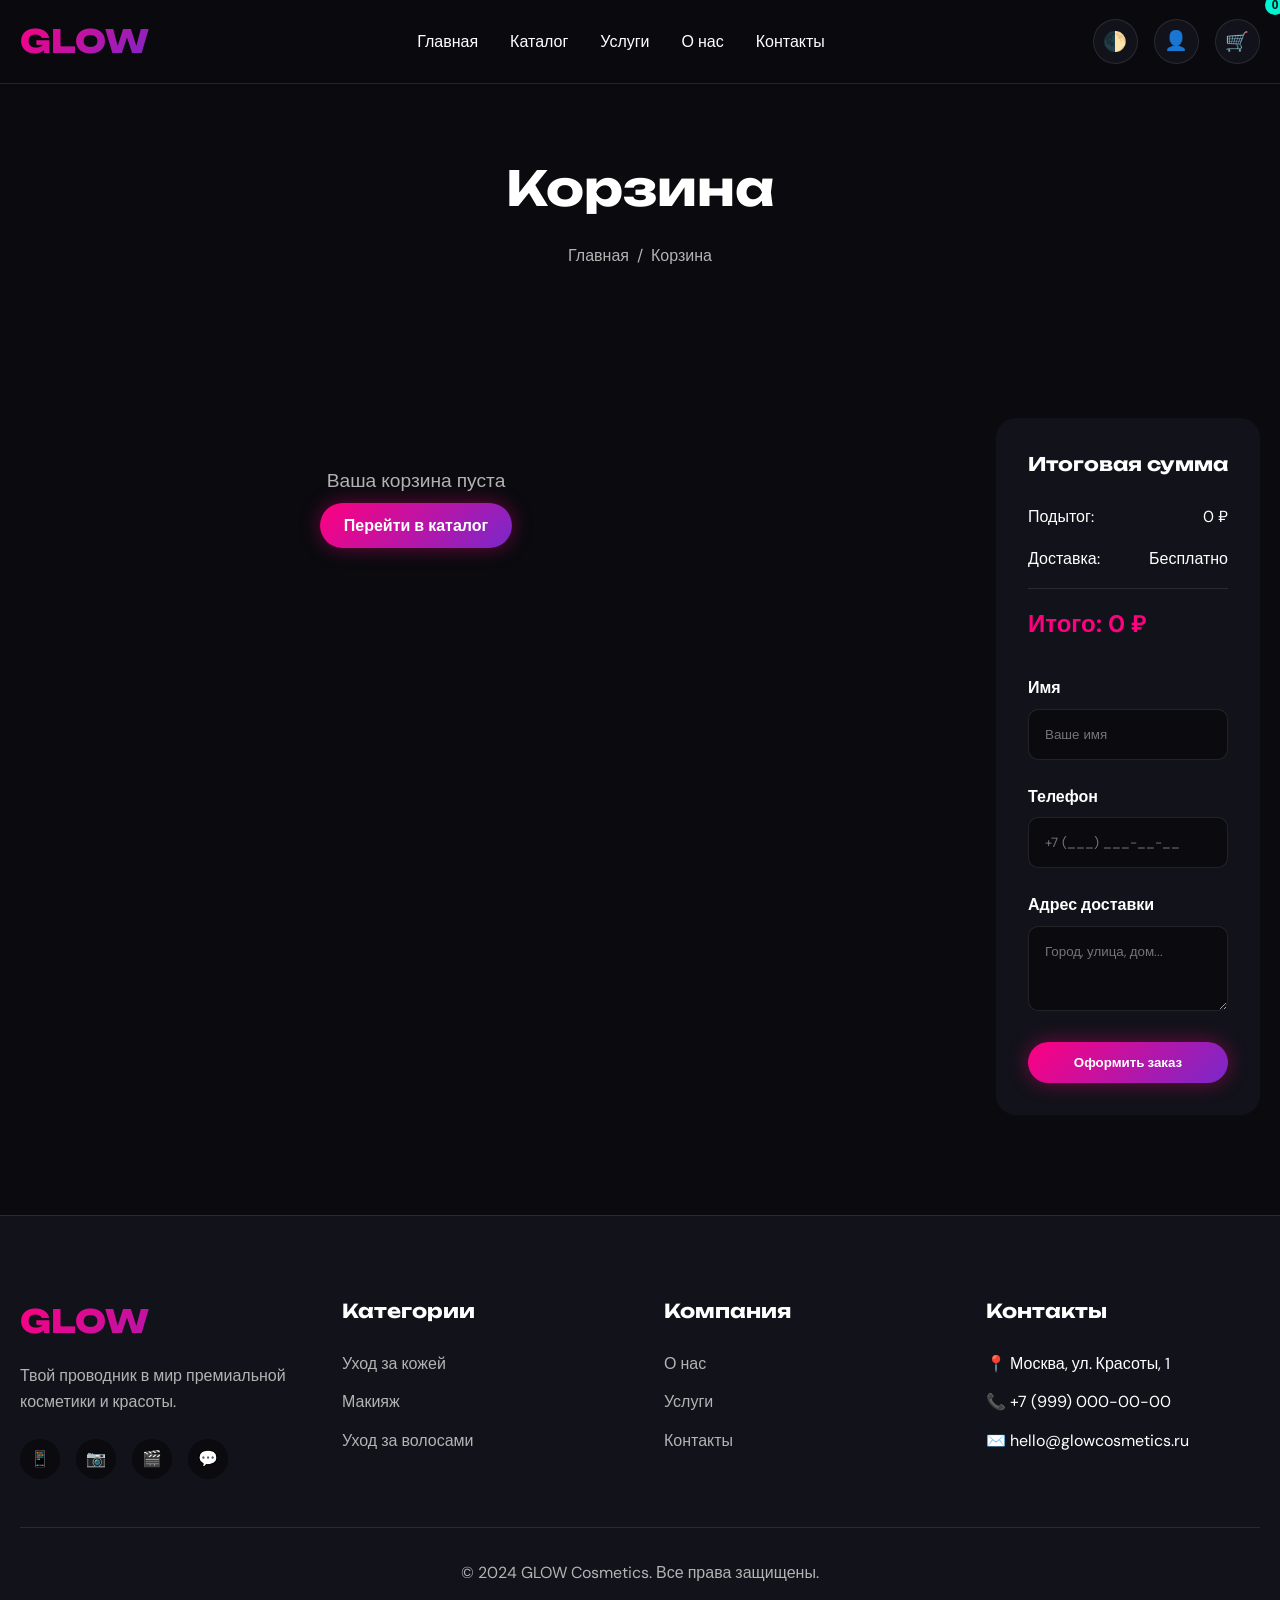
<file: cosmetics-shop/cart.html>
<!DOCTYPE html>
<html lang="ru">
<head>
    <meta charset="UTF-8">
    <meta name="viewport" content="width=device-width, initial-scale=1.0">
    <title>GLOW Cosmetics - Корзина</title>
    <link rel="preconnect" href="https://fonts.googleapis.com">
    <link rel="preconnect" href="https://fonts.gstatic.com" crossorigin>
    <link href="https://fonts.googleapis.com/css2?family=DM+Sans:opsz,wght@9..40,400;500;600;700&family=Unbounded:wght@400;600;700;800&display=swap" rel="stylesheet">
    <link rel="stylesheet" href="css/style.css">
</head>
<body>
    <!-- Header -->
    <header class="header">
        <div class="container header-content">
            <a href="index.html" class="logo">GLOW</a>
            
            <nav>
                <ul class="nav-menu">
                    <li><a href="index.html" class="nav-link">Главная</a></li>
                    <li><a href="catalog.html" class="nav-link">Каталог</a></li>
                    <li><a href="services.html" class="nav-link">Услуги</a></li>
                    <li><a href="about.html" class="nav-link">О нас</a></li>
                    <li><a href="contacts.html" class="nav-link">Контакты</a></li>
                </ul>
            </nav>
            
            <div class="header-actions">
                <button class="icon-btn" id="theme-toggle" title="Переключить тему">🌓</button>
                <a href="profile.html" class="icon-btn login-trigger" title="Профиль">👤</a>
                <button class="icon-btn" id="cart-toggle" title="Корзина">
                    🛒
                    <span class="cart-count">0</span>
                </button>
                <div class="mobile-menu-toggle">
                    <span></span>
                    <span></span>
                    <span></span>
                </div>
            </div>
        </div>
    </header>

    <!-- Accessibility Panel -->
    <div class="accessibility-panel">
        <div class="accessibility-toggle">♿</div>
        <div class="accessibility-option">
            <input type="checkbox" id="font-size-large">
            <label for="font-size-large">Крупный шрифт</label>
        </div>
        <div class="accessibility-option">
            <input type="checkbox" id="high-contrast">
            <label for="high-contrast">Высокий контраст</label>
        </div>
    </div>

    <!-- Page Header -->
    <section class="page-header">
        <div class="container">
            <h1 class="page-title">Корзина</h1>
            <div class="breadcrumb">
                <a href="index.html">Главная</a>
                <span>/</span>
                <span>Корзина</span>
            </div>
        </div>
    </section>

    <!-- Cart Content -->
    <section class="cart-page">
        <div class="container">
            <div style="display: grid; grid-template-columns: 1fr 400px; gap: 3rem;">
                <!-- Cart Items -->
                <div>
                    <table class="cart-table">
                        <thead>
                            <tr>
                                <th>Товар</th>
                                <th>Цена</th>
                                <th>Количество</th>
                                <th>Итого</th>
                                <th></th>
                            </tr>
                        </thead>
                        <tbody id="cart-page-items">
                            <!-- Items will be rendered here -->
                        </tbody>
                    </table>
                    <div id="empty-cart-message" style="text-align: center; padding: 3rem; color: var(--text-secondary); display: none;">
                        <p style="font-size: 1.2rem; margin-bottom: 1rem;">Ваша корзина пуста</p>
                        <a href="catalog.html" class="btn btn-primary">Перейти в каталог</a>
                    </div>
                </div>

                <!-- Cart Summary -->
                <div class="cart-summary">
                    <h3 style="margin-bottom: 1.5rem;">Итоговая сумма</h3>
                    <div class="summary-row">
                        <span>Подытог:</span>
                        <span id="subtotal">0 ₽</span>
                    </div>
                    <div class="summary-row">
                        <span>Доставка:</span>
                        <span id="shipping">Бесплатно</span>
                    </div>
                    <div class="summary-total">
                        <span>Итого:</span>
                        <span id="total">0 ₽</span>
                    </div>
                    <form id="order-form" style="margin-top: 2rem;">
                        <div class="form-group">
                            <label for="name">Имя</label>
                            <input type="text" id="name" required placeholder="Ваше имя">
                        </div>
                        <div class="form-group">
                            <label for="phone">Телефон</label>
                            <input type="tel" id="phone" required placeholder="+7 (___) ___-__-__">
                        </div>
                        <div class="form-group">
                            <label for="address">Адрес доставки</label>
                            <textarea id="address" rows="3" required placeholder="Город, улица, дом..."></textarea>
                        </div>
                        <button type="submit" class="btn btn-primary" style="width: 100%;">Оформить заказ</button>
                    </form>
                </div>
            </div>
        </div>
    </section>

    <!-- Footer -->
    <footer class="footer">
        <div class="container">
            <div class="footer-grid">
                <div>
                    <div class="footer-logo">GLOW</div>
                    <p class="footer-desc">Твой проводник в мир премиальной косметики и красоты.</p>
                    <div class="social-links">
                        <a href="#" class="social-link">📱</a>
                        <a href="#" class="social-link">📷</a>
                        <a href="#" class="social-link">🎬</a>
                        <a href="#" class="social-link">💬</a>
                    </div>
                </div>
                <div>
                    <h4 class="footer-title">Категории</h4>
                    <ul class="footer-links">
                        <li><a href="catalog.html?category=skincare">Уход за кожей</a></li>
                        <li><a href="catalog.html?category=makeup">Макияж</a></li>
                        <li><a href="catalog.html?category=hair">Уход за волосами</a></li>
                    </ul>
                </div>
                <div>
                    <h4 class="footer-title">Компания</h4>
                    <ul class="footer-links">
                        <li><a href="about.html">О нас</a></li>
                        <li><a href="services.html">Услуги</a></li>
                        <li><a href="contacts.html">Контакты</a></li>
                    </ul>
                </div>
                <div>
                    <h4 class="footer-title">Контакты</h4>
                    <ul class="footer-links">
                        <li>📍 Москва, ул. Красоты, 1</li>
                        <li>📞 +7 (999) 000-00-00</li>
                        <li>✉️ hello@glowcosmetics.ru</li>
                    </ul>
                </div>
            </div>
            <div class="footer-bottom">
                <p>&copy; 2024 GLOW Cosmetics. Все права защищены.</p>
            </div>
        </div>
    </footer>

    <!-- Overlay -->
    <div class="overlay"></div>

    <script src="js/main.js"></script>
    <script>
        // Render cart page items
        function renderCartPage() {
            const cartItems = JSON.parse(localStorage.getItem('cart')) || [];
            const tbody = document.getElementById('cart-page-items');
            const emptyMessage = document.getElementById('empty-cart-message');
            const table = document.querySelector('.cart-table');

            if (cartItems.length === 0) {
                table.style.display = 'none';
                emptyMessage.style.display = 'block';
                return;
            }

            table.style.display = 'table';
            emptyMessage.style.display = 'none';

            tbody.innerHTML = cartItems.map(item => `
                <tr>
                    <td>
                        <div style="display: flex; align-items: center; gap: 1rem;">
                            <img src="${item.image}" alt="${item.name}" style="width: 60px; height: 60px; object-fit: cover; border-radius: 8px;">
                            <span>${item.name}</span>
                        </div>
                    </td>
                    <td>${item.price.toFixed(2)} ₽</td>
                    <td>
                        <div style="display: flex; align-items: center; gap: 0.5rem;">
                            <button onclick="updateQuantity('${item.id}', -1)" style="width: 30px; height: 30px; border: 1px solid var(--border-color); background: var(--bg-dark); color: var(--text-primary); border-radius: 5px; cursor: pointer;">-</button>
                            <span>${item.quantity}</span>
                            <button onclick="updateQuantity('${item.id}', 1)" style="width: 30px; height: 30px; border: 1px solid var(--border-color); background: var(--bg-dark); color: var(--text-primary); border-radius: 5px; cursor: pointer;">+</button>
                        </div>
                    </td>
                    <td>${(item.price * item.quantity).toFixed(2)} ₽</td>
                    <td>
                        <button onclick="removeFromCart('${item.id}')" style="background: none; border: none; color: var(--primary); cursor: pointer; font-size: 1.2rem;">×</button>
                    </td>
                </tr>
            `).join('');

            // Update summary
            const subtotal = cartItems.reduce((sum, item) => sum + (item.price * item.quantity), 0);
            document.getElementById('subtotal').textContent = `${subtotal.toFixed(2)} ₽`;
            document.getElementById('total').textContent = `${subtotal.toFixed(2)} ₽`;
        }

        document.addEventListener('DOMContentLoaded', renderCartPage);
    </script>
</body>
</html>
</file>
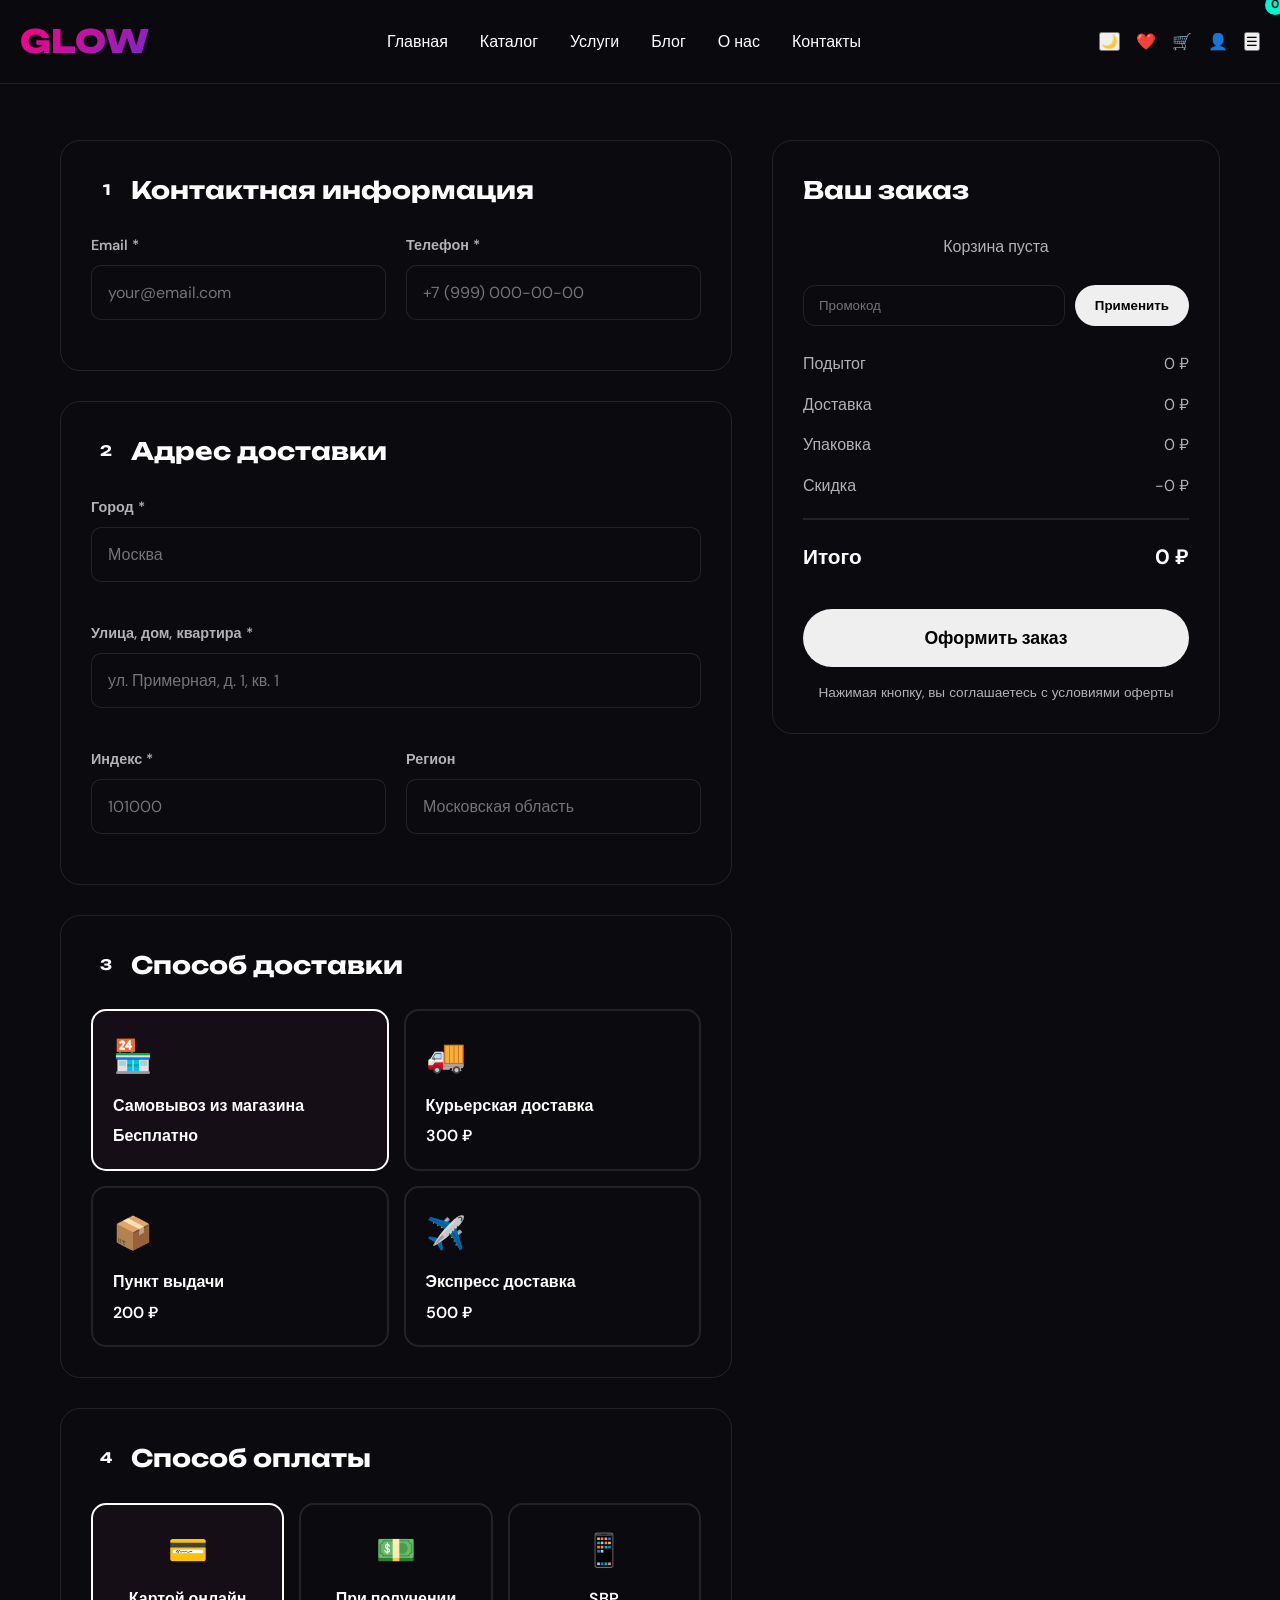
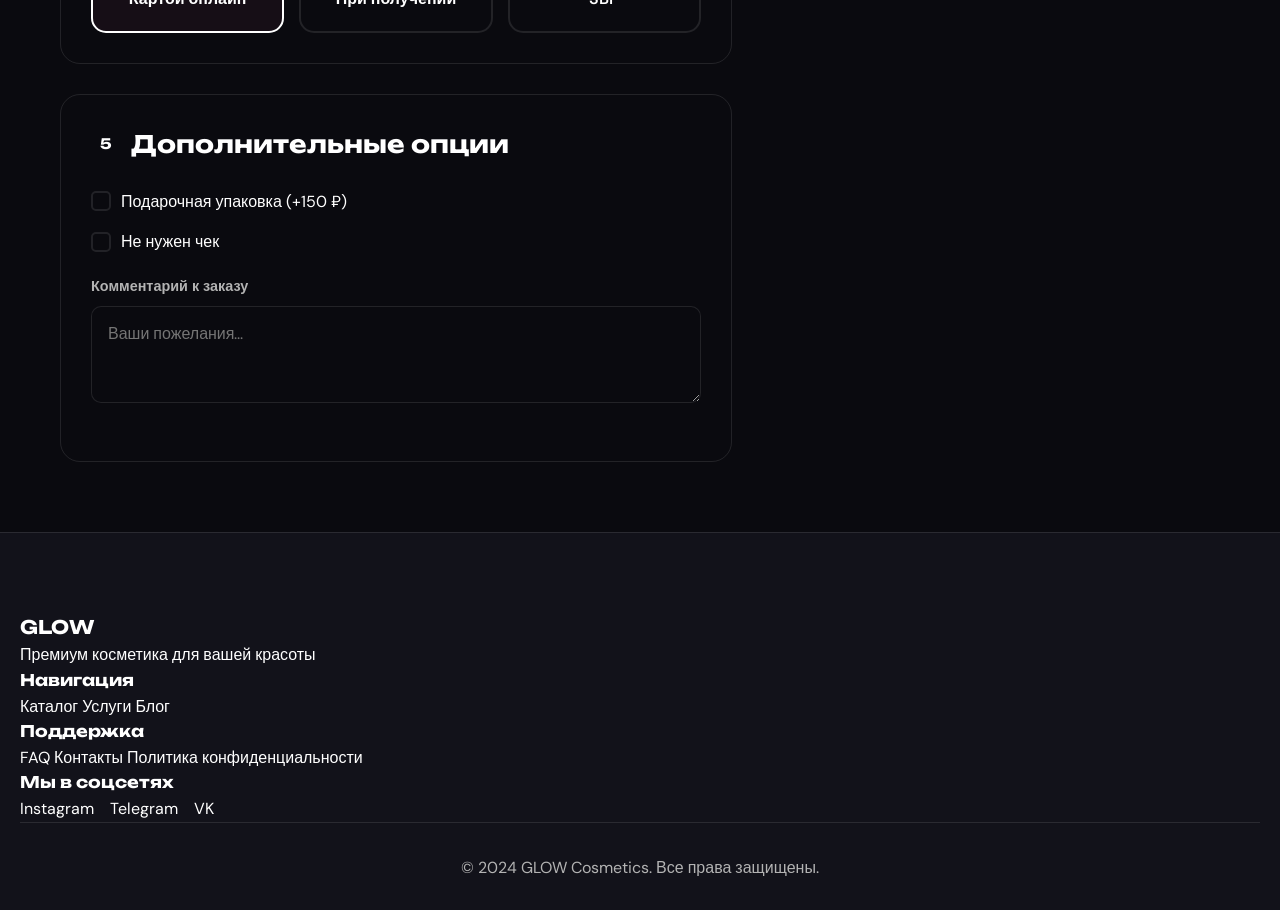
<file: cosmetics-shop/checkout.html>
<!DOCTYPE html>
<html lang="ru">
<head>
    <meta charset="UTF-8">
    <meta name="viewport" content="width=device-width, initial-scale=1.0">
    <title>GLOW Cosmetics - Оформление заказа</title>
    <link rel="preconnect" href="https://fonts.googleapis.com">
    <link rel="preconnect" href="https://fonts.gstatic.com" crossorigin>
    <link href="https://fonts.googleapis.com/css2?family=Unbounded:wght@300;400;500;600;700&family=DM+Sans:opsz,wght@9..40,300;400;500;600;700&display=swap" rel="stylesheet">
    <link rel="stylesheet" href="css/style.css">
    <style>
        .checkout-page { padding-top: 100px; min-height: 100vh; }
        .checkout-container { max-width: 1200px; margin: 0 auto; padding: 40px 20px; display: grid; grid-template-columns: 1.5fr 1fr; gap: 40px; }
        
        .checkout-section { background: var(--card-bg); border-radius: 20px; padding: 30px; margin-bottom: 30px; border: 1px solid var(--border-color); }
        .section-title { font-family: 'Unbounded', sans-serif; font-size: 1.5rem; margin-bottom: 25px; color: var(--text-primary); display: flex; align-items: center; gap: 10px; }
        .section-number { width: 30px; height: 30px; background: var(--accent-pink); color: white; border-radius: 50%; display: flex; align-items: center; justify-content: center; font-size: 0.9rem; font-weight: 700; }
        
        .form-grid { display: grid; grid-template-columns: 1fr 1fr; gap: 20px; }
        .form-group { margin-bottom: 20px; }
        .form-group.full-width { grid-column: 1 / -1; }
        .form-label { display: block; margin-bottom: 8px; color: var(--text-secondary); font-size: 0.9rem; }
        .form-input { width: 100%; padding: 15px; background: var(--bg-secondary); border: 1px solid var(--border-color); border-radius: 12px; color: var(--text-primary); font-size: 1rem; transition: all 0.3s ease; }
        .form-input:focus { outline: none; border-color: var(--accent-pink); box-shadow: 0 0 0 3px rgba(255, 107, 157, 0.1); }
        select.form-input { cursor: pointer; }
        
        .delivery-options { display: grid; grid-template-columns: repeat(2, 1fr); gap: 15px; }
        .delivery-option { padding: 20px; background: var(--bg-secondary); border: 2px solid var(--border-color); border-radius: 15px; cursor: pointer; transition: all 0.3s ease; }
        .delivery-option:hover { border-color: var(--accent-pink); }
        .delivery-option.active { border-color: var(--accent-pink); background: rgba(255, 107, 157, 0.05); }
        .delivery-icon { font-size: 2rem; margin-bottom: 10px; }
        .delivery-name { font-weight: 600; color: var(--text-primary); margin-bottom: 5px; }
        .delivery-price { color: var(--accent-pink); font-weight: 600; }
        
        .payment-options { display: grid; grid-template-columns: repeat(3, 1fr); gap: 15px; }
        .payment-option { padding: 20px; background: var(--bg-secondary); border: 2px solid var(--border-color); border-radius: 15px; cursor: pointer; text-align: center; transition: all 0.3s ease; }
        .payment-option:hover { border-color: var(--accent-pink); }
        .payment-option.active { border-color: var(--accent-pink); background: rgba(255, 107, 157, 0.05); }
        .payment-icon { font-size: 2rem; margin-bottom: 10px; }
        .payment-name { font-weight: 600; color: var(--text-primary); }
        
        .order-summary { background: var(--card-bg); border-radius: 20px; padding: 30px; border: 1px solid var(--border-color); position: sticky; top: 120px; height: fit-content; }
        .summary-items { margin-bottom: 25px; max-height: 300px; overflow-y: auto; }
        .summary-item { display: flex; gap: 15px; padding: 15px 0; border-bottom: 1px solid var(--border-color); }
        .summary-item:last-child { border-bottom: none; }
        .summary-image { width: 60px; height: 60px; border-radius: 10px; object-fit: cover; }
        .summary-details { flex: 1; }
        .summary-title { font-weight: 600; color: var(--text-primary); margin-bottom: 5px; font-size: 0.9rem; }
        .summary-qty { color: var(--text-secondary); font-size: 0.85rem; }
        .summary-price { color: var(--accent-pink); font-weight: 600; }
        
        .summary-row { display: flex; justify-content: space-between; margin-bottom: 15px; color: var(--text-secondary); }
        .summary-row.total { color: var(--text-primary); font-weight: 700; font-size: 1.3rem; border-top: 2px solid var(--border-color); padding-top: 20px; margin-top: 20px; }
        .promo-code { display: flex; gap: 10px; margin-bottom: 25px; }
        .promo-input { flex: 1; padding: 12px 15px; background: var(--bg-secondary); border: 1px solid var(--border-color); border-radius: 12px; color: var(--text-primary); }
        .btn-apply { padding: 12px 20px; }
        
        .btn-checkout { width: 100%; padding: 18px; font-size: 1.1rem; font-weight: 600; margin-top: 20px; }
        
        .gift-options { margin-top: 20px; padding-top: 20px; border-top: 1px solid var(--border-color); }
        .checkbox-group { display: flex; align-items: center; gap: 10px; margin-bottom: 15px; cursor: pointer; }
        .custom-checkbox { width: 20px; height: 20px; border: 2px solid var(--border-color); border-radius: 5px; display: flex; align-items: center; justify-content: center; transition: all 0.3s ease; }
        .checkbox-group input { display: none; }
        .checkbox-group input:checked + .custom-checkbox { background: var(--accent-pink); border-color: var(--accent-pink); }
        .checkbox-group input:checked + .custom-checkbox::after { content: '✓'; color: white; font-size: 14px; }
        
        @media (max-width: 968px) {
            .checkout-container { grid-template-columns: 1fr; }
            .order-summary { position: static; }
            .form-grid, .delivery-options, .payment-options { grid-template-columns: 1fr; }
        }
    </style>
</head>
<body>
    <header class="header">
        <div class="container header-content">
            <a href="index.html" class="logo">GLOW</a>
            <nav class="nav-menu">
                <a href="index.html">Главная</a>
                <a href="catalog.html">Каталог</a>
                <a href="services.html">Услуги</a>
                <a href="blog.html">Блог</a>
                <a href="about.html">О нас</a>
                <a href="contacts.html">Контакты</a>
            </nav>
            <div class="header-actions">
                <button class="theme-toggle" id="themeToggle">🌙</button>
                <button class="accessibility-toggle" id="accessibilityToggle">👁️</button>
                <a href="wishlist.html" class="header-icon">❤️</a>
                <a href="cart.html" class="header-icon cart-icon">🛒<span class="cart-count">0</span></a>
                <a href="profile.html" class="header-icon">👤</a>
                <button class="mobile-menu-btn" id="mobileMenuBtn">☰</button>
            </div>
        </div>
    </header>

    <main class="checkout-page">
        <div class="checkout-container">
            <div class="checkout-form">
                <div class="checkout-section">
                    <h2 class="section-title"><span class="section-number">1</span> Контактная информация</h2>
                    <div class="form-grid">
                        <div class="form-group">
                            <label class="form-label">Email *</label>
                            <input type="email" class="form-input" placeholder="your@email.com" required>
                        </div>
                        <div class="form-group">
                            <label class="form-label">Телефон *</label>
                            <input type="tel" class="form-input" placeholder="+7 (999) 000-00-00" required>
                        </div>
                    </div>
                </div>
                
                <div class="checkout-section">
                    <h2 class="section-title"><span class="section-number">2</span> Адрес доставки</h2>
                    <div class="form-grid">
                        <div class="form-group full-width">
                            <label class="form-label">Город *</label>
                            <input type="text" class="form-input" placeholder="Москва" required>
                        </div>
                        <div class="form-group full-width">
                            <label class="form-label">Улица, дом, квартира *</label>
                            <input type="text" class="form-input" placeholder="ул. Примерная, д. 1, кв. 1" required>
                        </div>
                        <div class="form-group">
                            <label class="form-label">Индекс *</label>
                            <input type="text" class="form-input" placeholder="101000" required>
                        </div>
                        <div class="form-group">
                            <label class="form-label">Регион</label>
                            <input type="text" class="form-input" placeholder="Московская область">
                        </div>
                    </div>
                </div>
                
                <div class="checkout-section">
                    <h2 class="section-title"><span class="section-number">3</span> Способ доставки</h2>
                    <div class="delivery-options">
                        <div class="delivery-option active" onclick="selectDelivery(this, 0)">
                            <div class="delivery-icon">🏪</div>
                            <div class="delivery-name">Самовывоз из магазина</div>
                            <div class="delivery-price">Бесплатно</div>
                        </div>
                        <div class="delivery-option" onclick="selectDelivery(this, 300)">
                            <div class="delivery-icon">🚚</div>
                            <div class="delivery-name">Курьерская доставка</div>
                            <div class="delivery-price">300 ₽</div>
                        </div>
                        <div class="delivery-option" onclick="selectDelivery(this, 200)">
                            <div class="delivery-icon">📦</div>
                            <div class="delivery-name">Пункт выдачи</div>
                            <div class="delivery-price">200 ₽</div>
                        </div>
                        <div class="delivery-option" onclick="selectDelivery(this, 500)">
                            <div class="delivery-icon">✈️</div>
                            <div class="delivery-name">Экспресс доставка</div>
                            <div class="delivery-price">500 ₽</div>
                        </div>
                    </div>
                </div>
                
                <div class="checkout-section">
                    <h2 class="section-title"><span class="section-number">4</span> Способ оплаты</h2>
                    <div class="payment-options">
                        <div class="payment-option active" onclick="selectPayment(this)">
                            <div class="payment-icon">💳</div>
                            <div class="payment-name">Картой онлайн</div>
                        </div>
                        <div class="payment-option" onclick="selectPayment(this)">
                            <div class="payment-icon">💵</div>
                            <div class="payment-name">При получении</div>
                        </div>
                        <div class="payment-option" onclick="selectPayment(this)">
                            <div class="payment-icon">📱</div>
                            <div class="payment-name">SBP</div>
                        </div>
                    </div>
                </div>
                
                <div class="checkout-section">
                    <h2 class="section-title"><span class="section-number">5</span> Дополнительные опции</h2>
                    <label class="checkbox-group">
                        <input type="checkbox" id="giftWrap">
                        <div class="custom-checkbox"></div>
                        <span>Подарочная упаковка (+150 ₽)</span>
                    </label>
                    <label class="checkbox-group">
                        <input type="checkbox" id="noReceipt">
                        <div class="custom-checkbox"></div>
                        <span>Не нужен чек</span>
                    </label>
                    <div class="form-group" style="margin-top: 20px;">
                        <label class="form-label">Комментарий к заказу</label>
                        <textarea class="form-input" rows="3" placeholder="Ваши пожелания..."></textarea>
                    </div>
                </div>
            </div>
            
            <div class="order-summary">
                <h2 class="section-title">Ваш заказ</h2>
                <div class="summary-items" id="summaryItems">
                    <!-- Товары добавятся через JS -->
                </div>
                
                <div class="promo-code">
                    <input type="text" class="promo-input" placeholder="Промокод" id="promoInput">
                    <button class="btn btn-apply" onclick="applyPromo()">Применить</button>
                </div>
                
                <div class="summary-row">
                    <span>Подытог</span>
                    <span id="subtotal">0 ₽</span>
                </div>
                <div class="summary-row">
                    <span>Доставка</span>
                    <span id="deliveryCost">0 ₽</span>
                </div>
                <div class="summary-row">
                    <span>Упаковка</span>
                    <span id="wrapCost">0 ₽</span>
                </div>
                <div class="summary-row">
                    <span>Скидка</span>
                    <span id="discount">0 ₽</span>
                </div>
                <div class="summary-row total">
                    <span>Итого</span>
                    <span id="total">0 ₽</span>
                </div>
                
                <button class="btn btn-checkout" onclick="placeOrder()">Оформить заказ</button>
                
                <p style="text-align: center; color: var(--text-secondary); font-size: 0.85rem; margin-top: 15px;">
                    Нажимая кнопку, вы соглашаетесь с условиями оферты
                </p>
            </div>
        </div>
    </main>

    <footer class="footer">
        <div class="container">
            <div class="footer-content">
                <div class="footer-section">
                    <h3>GLOW</h3>
                    <p>Премиум косметика для вашей красоты</p>
                </div>
                <div class="footer-section">
                    <h4>Навигация</h4>
                    <a href="catalog.html">Каталог</a>
                    <a href="services.html">Услуги</a>
                    <a href="blog.html">Блог</a>
                </div>
                <div class="footer-section">
                    <h4>Поддержка</h4>
                    <a href="faq.html">FAQ</a>
                    <a href="contacts.html">Контакты</a>
                    <a href="policy.html">Политика конфиденциальности</a>
                </div>
                <div class="footer-section">
                    <h4>Мы в соцсетях</h4>
                    <div class="social-links">
                        <a href="#">Instagram</a>
                        <a href="#">Telegram</a>
                        <a href="#">VK</a>
                    </div>
                </div>
            </div>
            <div class="footer-bottom">
                <p>&copy; 2024 GLOW Cosmetics. Все права защищены.</p>
            </div>
        </div>
    </footer>

    <script src="js/main.js"></script>
    <script>
        let deliveryPrice = 0;
        let wrapPrice = 0;
        let discountValue = 0;
        
        function selectDelivery(element, price) {
            document.querySelectorAll('.delivery-option').forEach(opt => opt.classList.remove('active'));
            element.classList.add('active');
            deliveryPrice = price;
            updateSummary();
        }
        
        function selectPayment(element) {
            document.querySelectorAll('.payment-option').forEach(opt => opt.classList.remove('active'));
            element.classList.add('active');
        }
        
        function loadCartItems() {
            const cart = JSON.parse(localStorage.getItem('cart') || '[]');
            const container = document.getElementById('summaryItems');
            container.innerHTML = '';
            
            if (cart.length === 0) {
                container.innerHTML = '<p style="color: var(--text-secondary); text-align: center;">Корзина пуста</p>';
                return;
            }
            
            cart.forEach(item => {
                const div = document.createElement('div');
                div.className = 'summary-item';
                div.innerHTML = `
                    <img src="${item.image}" alt="${item.title}" class="summary-image">
                    <div class="summary-details">
                        <div class="summary-title">${item.title}</div>
                        <div class="summary-qty">${item.quantity} шт.</div>
                    </div>
                    <div class="summary-price">${(item.price * item.quantity).toLocaleString()} ₽</div>
                `;
                container.appendChild(div);
            });
        }
        
        function updateSummary() {
            const cart = JSON.parse(localStorage.getItem('cart') || '[]');
            const subtotal = cart.reduce((sum, item) => sum + (item.price * item.quantity), 0);
            
            wrapPrice = document.getElementById('giftWrap').checked ? 150 : 0;
            
            document.getElementById('subtotal').textContent = `${subtotal.toLocaleString()} ₽`;
            document.getElementById('deliveryCost').textContent = `${deliveryPrice.toLocaleString()} ₽`;
            document.getElementById('wrapCost').textContent = `${wrapPrice.toLocaleString()} ₽`;
            document.getElementById('discount').textContent = `-${discountValue.toLocaleString()} ₽`;
            
            const total = subtotal + deliveryPrice + wrapPrice - discountValue;
            document.getElementById('total').textContent = `${total.toLocaleString()} ₽`;
        }
        
        function applyPromo() {
            const code = document.getElementById('promoInput').value.trim().toUpperCase();
            if (code === 'GLOW10') {
                discountValue = 0.1 * (parseFloat(document.getElementById('subtotal').textContent) || 0);
                showNotification('Промокод применен! Скидка 10%', 'success');
                updateSummary();
            } else if (code === 'WELCOME') {
                discountValue = 500;
                showNotification('Промокод применен! Скидка 500₽', 'success');
                updateSummary();
            } else {
                showNotification('Неверный промокод', 'error');
            }
        }
        
        function placeOrder() {
            const cart = JSON.parse(localStorage.getItem('cart') || '[]');
            if (cart.length === 0) {
                showNotification('Корзина пуста!', 'error');
                return;
            }
            
            // Сохраняем заказ
            const order = {
                id: Date.now(),
                date: new Date().toISOString(),
                items: cart,
                total: document.getElementById('total').textContent,
                status: 'processing'
            };
            
            const orders = JSON.parse(localStorage.getItem('orders') || '[]');
            orders.push(order);
            localStorage.setItem('orders', JSON.stringify(orders));
            localStorage.removeItem('cart');
            
            window.location.href = 'order-success.html?orderId=' + order.id;
        }
        
        document.getElementById('giftWrap').addEventListener('change', updateSummary);
        
        loadCartItems();
        updateSummary();
        updateCartCount();
    </script>
</body>
</html>
</file>
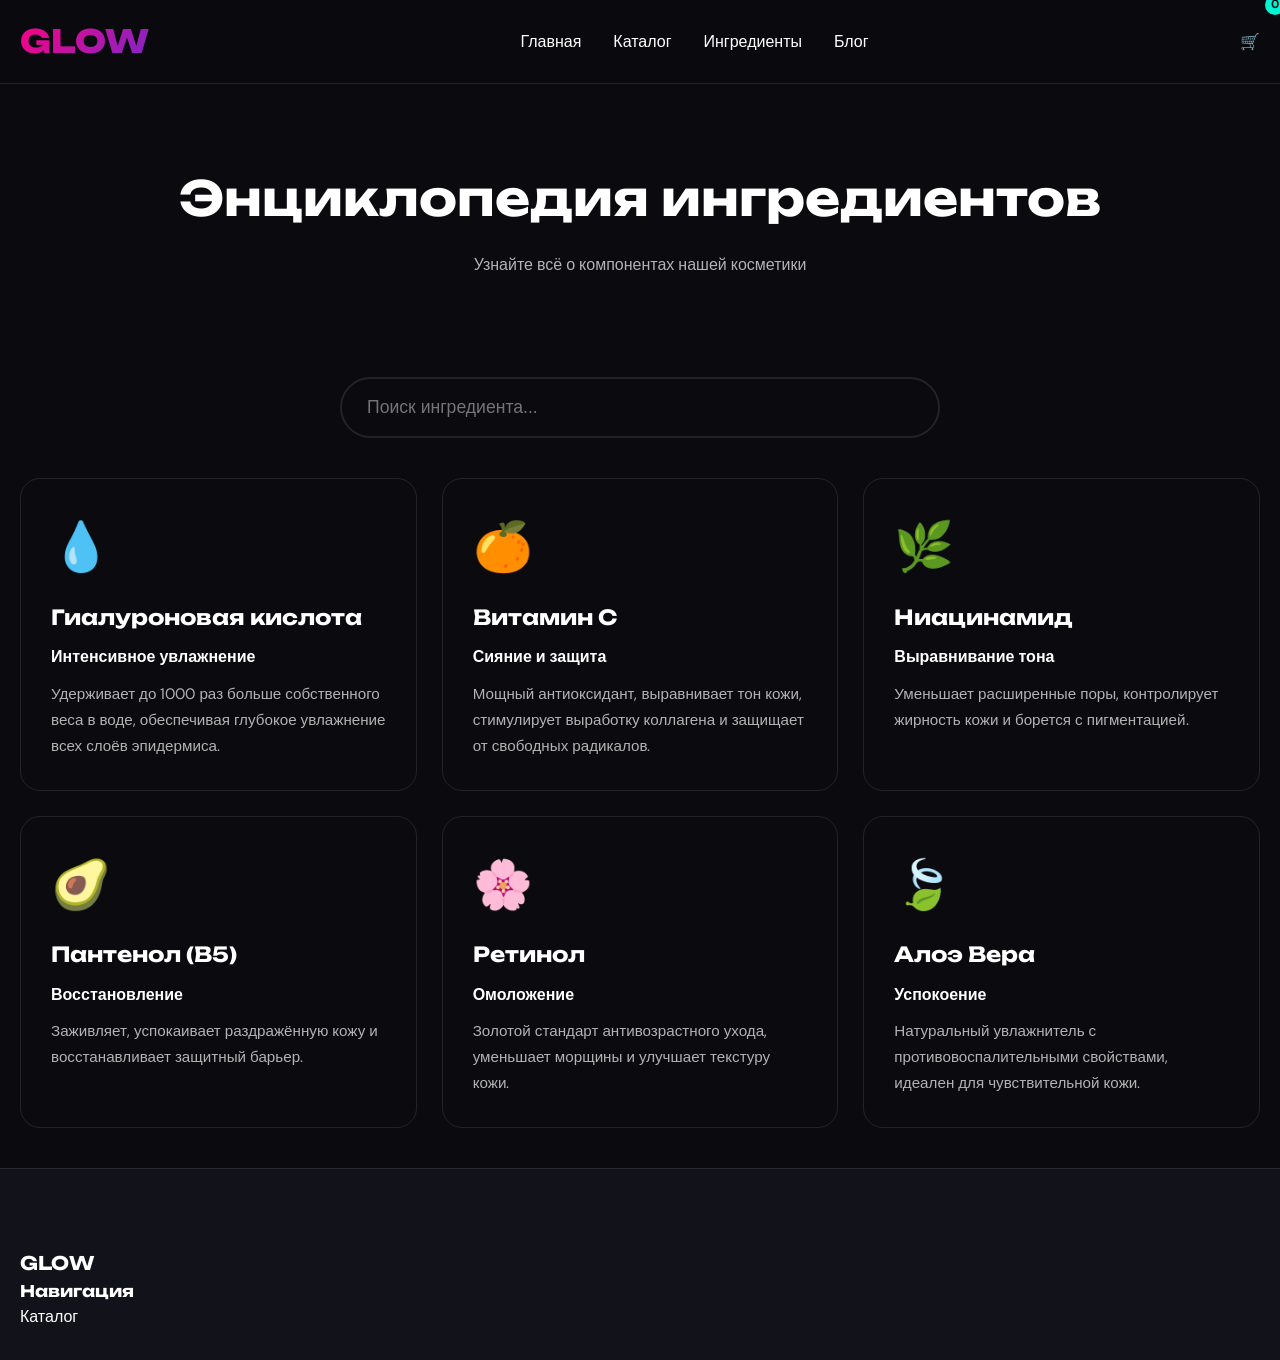
<file: cosmetics-shop/ingredients.html>
<!DOCTYPE html>
<html lang="ru">
<head>
    <meta charset="UTF-8">
    <meta name="viewport" content="width=device-width, initial-scale=1.0">
    <title>GLOW Cosmetics - Энциклопедия ингредиентов</title>
    <link rel="preconnect" href="https://fonts.googleapis.com">
    <link rel="preconnect" href="https://fonts.gstatic.com" crossorigin>
    <link href="https://fonts.googleapis.com/css2?family=Unbounded:wght@300;400;500;600;700&family=DM+Sans:opsz,wght@9..40,300;400;500;600;700&display=swap" rel="stylesheet">
    <link rel="stylesheet" href="css/style.css">
    <style>
        .ingredients-page { padding-top: 100px; }
        .ingredients-hero { text-align: center; padding: 60px 20px; }
        .page-title { font-family: 'Unbounded', sans-serif; font-size: 3rem; margin-bottom: 15px; color: var(--text-primary); }
        
        .ingredients-container { max-width: 1400px; margin: 0 auto; padding: 40px 20px; }
        .search-bar { max-width: 600px; margin: 0 auto 40px; position: relative; }
        .search-input { width: 100%; padding: 18px 25px; background: var(--card-bg); border: 2px solid var(--border-color); border-radius: 50px; color: var(--text-primary); font-size: 1.1rem; }
        .search-input:focus { outline: none; border-color: var(--accent-pink); }
        
        .ingredients-grid { display: grid; grid-template-columns: repeat(auto-fill, minmax(300px, 1fr)); gap: 25px; }
        .ingredient-card { background: var(--card-bg); border-radius: 20px; padding: 30px; border: 1px solid var(--border-color); transition: all 0.3s ease; cursor: pointer; }
        .ingredient-card:hover { border-color: var(--accent-pink); transform: translateY(-5px); }
        .ingredient-icon { font-size: 3rem; margin-bottom: 15px; }
        .ingredient-name { font-family: 'Unbounded', sans-serif; font-size: 1.3rem; margin-bottom: 10px; color: var(--text-primary); }
        .ingredient-benefit { color: var(--accent-pink); font-weight: 600; margin-bottom: 12px; }
        .ingredient-desc { color: var(--text-secondary); line-height: 1.7; font-size: 0.95rem; }
        
        @media (max-width: 768px) { .page-title { font-size: 2rem; } }
    </style>
</head>
<body>
    <header class="header">
        <div class="container header-content">
            <a href="index.html" class="logo">GLOW</a>
            <nav class="nav-menu">
                <a href="index.html">Главная</a>
                <a href="catalog.html">Каталог</a>
                <a href="ingredients.html">Ингредиенты</a>
                <a href="blog.html">Блог</a>
            </nav>
            <div class="header-actions">
                <a href="cart.html" class="header-icon cart-icon">🛒<span class="cart-count">0</span></a>
            </div>
        </div>
    </header>

    <main class="ingredients-page">
        <div class="ingredients-hero">
            <h1 class="page-title">Энциклопедия ингредиентов</h1>
            <p style="color: var(--text-secondary);">Узнайте всё о компонентах нашей косметики</p>
        </div>
        
        <div class="ingredients-container">
            <div class="search-bar">
                <input type="text" class="search-input" placeholder="Поиск ингредиента..." id="searchInput">
            </div>
            
            <div class="ingredients-grid">
                <div class="ingredient-card">
                    <div class="ingredient-icon">💧</div>
                    <h3 class="ingredient-name">Гиалуроновая кислота</h3>
                    <div class="ingredient-benefit">Интенсивное увлажнение</div>
                    <p class="ingredient-desc">Удерживает до 1000 раз больше собственного веса в воде, обеспечивая глубокое увлажнение всех слоёв эпидермиса.</p>
                </div>
                
                <div class="ingredient-card">
                    <div class="ingredient-icon">🍊</div>
                    <h3 class="ingredient-name">Витамин C</h3>
                    <div class="ingredient-benefit">Сияние и защита</div>
                    <p class="ingredient-desc">Мощный антиоксидант, выравнивает тон кожи, стимулирует выработку коллагена и защищает от свободных радикалов.</p>
                </div>
                
                <div class="ingredient-card">
                    <div class="ingredient-icon">🌿</div>
                    <h3 class="ingredient-name">Ниацинамид</h3>
                    <div class="ingredient-benefit">Выравнивание тона</div>
                    <p class="ingredient-desc">Уменьшает расширенные поры, контролирует жирность кожи и борется с пигментацией.</p>
                </div>
                
                <div class="ingredient-card">
                    <div class="ingredient-icon">🥑</div>
                    <h3 class="ingredient-name">Пантенол (B5)</h3>
                    <div class="ingredient-benefit">Восстановление</div>
                    <p class="ingredient-desc">Заживляет, успокаивает раздражённую кожу и восстанавливает защитный барьер.</p>
                </div>
                
                <div class="ingredient-card">
                    <div class="ingredient-icon">🌸</div>
                    <h3 class="ingredient-name">Ретинол</h3>
                    <div class="ingredient-benefit">Омоложение</div>
                    <p class="ingredient-desc">Золотой стандарт антивозрастного ухода, уменьшает морщины и улучшает текстуру кожи.</p>
                </div>
                
                <div class="ingredient-card">
                    <div class="ingredient-icon">🍃</div>
                    <h3 class="ingredient-name">Алоэ Вера</h3>
                    <div class="ingredient-benefit">Успокоение</div>
                    <p class="ingredient-desc">Натуральный увлажнитель с противовоспалительными свойствами, идеален для чувствительной кожи.</p>
                </div>
            </div>
        </div>
    </main>

    <footer class="footer">
        <div class="container">
            <div class="footer-content">
                <div class="footer-section"><h3>GLOW</h3></div>
                <div class="footer-section"><h4>Навигация</h4><a href="catalog.html">Каталог</a></div>
            </div>
        </div>
    </footer>
    <script src="js/main.js"></script>
    <script>
        document.getElementById('searchInput').addEventListener('input', function(e) {
            const term = e.target.value.toLowerCase();
            document.querySelectorAll('.ingredient-card').forEach(card => {
                const text = card.textContent.toLowerCase();
                card.style.display = text.includes(term) ? 'block' : 'none';
            });
        });
        updateCartCount();
    </script>
</body>
</html>
</file>
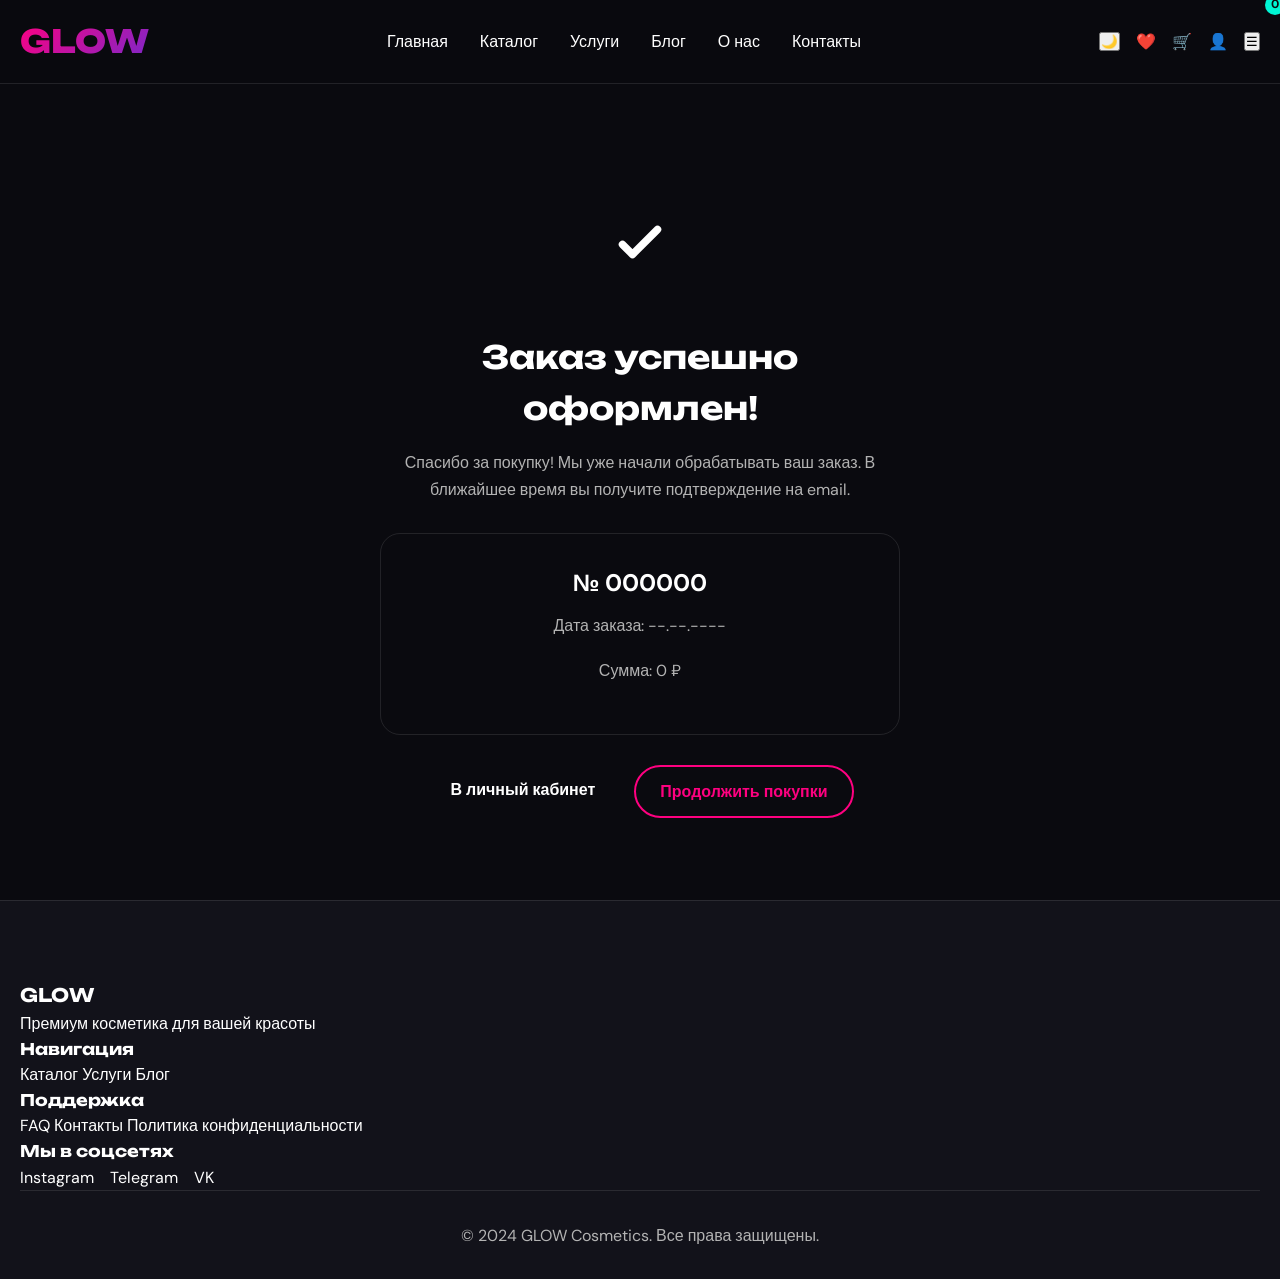
<file: cosmetics-shop/order-success.html>
<!DOCTYPE html>
<html lang="ru">
<head>
    <meta charset="UTF-8">
    <meta name="viewport" content="width=device-width, initial-scale=1.0">
    <title>GLOW Cosmetics - Заказ оформлен!</title>
    <link rel="preconnect" href="https://fonts.googleapis.com">
    <link rel="preconnect" href="https://fonts.gstatic.com" crossorigin>
    <link href="https://fonts.googleapis.com/css2?family=Unbounded:wght@300;400;500;600;700&family=DM+Sans:opsz,wght@9..40,300;400;500;600;700&display=swap" rel="stylesheet">
    <link rel="stylesheet" href="css/style.css">
    <style>
        .success-page { padding-top: 100px; min-height: 100vh; display: flex; align-items: center; justify-content: center; }
        .success-container { max-width: 600px; text-align: center; padding: 40px; }
        .success-icon { width: 120px; height: 120px; background: linear-gradient(135deg, var(--accent-pink), var(--accent-purple)); border-radius: 50%; display: flex; align-items: center; justify-content: center; margin: 0 auto 30px; animation: scaleIn 0.6s ease; }
        .success-icon svg { width: 60px; height: 60px; color: white; }
        .success-title { font-family: 'Unbounded', sans-serif; font-size: 2rem; margin-bottom: 15px; color: var(--text-primary); }
        .success-message { color: var(--text-secondary); line-height: 1.7; margin-bottom: 30px; }
        .order-details { background: var(--card-bg); border-radius: 20px; padding: 30px; margin-bottom: 30px; border: 1px solid var(--border-color); }
        .order-number { font-size: 1.5rem; font-weight: 700; color: var(--accent-pink); margin-bottom: 10px; }
        .order-info { color: var(--text-secondary); margin-bottom: 20px; }
        .btn-group { display: flex; gap: 15px; justify-content: center; flex-wrap: wrap; }
        
        @keyframes scaleIn {
            from { transform: scale(0); opacity: 0; }
            to { transform: scale(1); opacity: 1; }
        }
        
        .confetti { position: fixed; width: 10px; height: 10px; background: var(--accent-pink); animation: fall linear forwards; }
        @keyframes fall {
            to { transform: translateY(100vh) rotate(720deg); }
        }
    </style>
</head>
<body>
    <header class="header">
        <div class="container header-content">
            <a href="index.html" class="logo">GLOW</a>
            <nav class="nav-menu">
                <a href="index.html">Главная</a>
                <a href="catalog.html">Каталог</a>
                <a href="services.html">Услуги</a>
                <a href="blog.html">Блог</a>
                <a href="about.html">О нас</a>
                <a href="contacts.html">Контакты</a>
            </nav>
            <div class="header-actions">
                <button class="theme-toggle" id="themeToggle">🌙</button>
                <button class="accessibility-toggle" id="accessibilityToggle">👁️</button>
                <a href="wishlist.html" class="header-icon">❤️</a>
                <a href="cart.html" class="header-icon cart-icon">🛒<span class="cart-count">0</span></a>
                <a href="profile.html" class="header-icon">👤</a>
                <button class="mobile-menu-btn" id="mobileMenuBtn">☰</button>
            </div>
        </div>
    </header>

    <main class="success-page">
        <div class="success-container">
            <div class="success-icon">
                <svg fill="none" stroke="currentColor" viewBox="0 0 24 24">
                    <path stroke-linecap="round" stroke-linejoin="round" stroke-width="3" d="M5 13l4 4L19 7"></path>
                </svg>
            </div>
            
            <h1 class="success-title">Заказ успешно оформлен!</h1>
            <p class="success-message">
                Спасибо за покупку! Мы уже начали обрабатывать ваш заказ. 
                В ближайшее время вы получите подтверждение на email.
            </p>
            
            <div class="order-details">
                <div class="order-number" id="orderNumber">№ 000000</div>
                <p class="order-info" id="orderDate">Дата заказа: --.--.----</p>
                <p class="order-info" id="orderTotal">Сумма: 0 ₽</p>
            </div>
            
            <div class="btn-group">
                <a href="profile.html" class="btn">В личный кабинет</a>
                <a href="catalog.html" class="btn btn-outline">Продолжить покупки</a>
            </div>
        </div>
    </main>

    <footer class="footer">
        <div class="container">
            <div class="footer-content">
                <div class="footer-section">
                    <h3>GLOW</h3>
                    <p>Премиум косметика для вашей красоты</p>
                </div>
                <div class="footer-section">
                    <h4>Навигация</h4>
                    <a href="catalog.html">Каталог</a>
                    <a href="services.html">Услуги</a>
                    <a href="blog.html">Блог</a>
                </div>
                <div class="footer-section">
                    <h4>Поддержка</h4>
                    <a href="faq.html">FAQ</a>
                    <a href="contacts.html">Контакты</a>
                    <a href="policy.html">Политика конфиденциальности</a>
                </div>
                <div class="footer-section">
                    <h4>Мы в соцсетях</h4>
                    <div class="social-links">
                        <a href="#">Instagram</a>
                        <a href="#">Telegram</a>
                        <a href="#">VK</a>
                    </div>
                </div>
            </div>
            <div class="footer-bottom">
                <p>&copy; 2024 GLOW Cosmetics. Все права защищены.</p>
            </div>
        </div>
    </footer>

    <script src="js/main.js"></script>
    <script>
        // Получаем данные заказа
        const urlParams = new URLSearchParams(window.location.search);
        const orderId = urlParams.get('orderId');
        
        if (orderId) {
            const orders = JSON.parse(localStorage.getItem('orders') || '[]');
            const order = orders.find(o => o.id == orderId);
            
            if (order) {
                document.getElementById('orderNumber').textContent = `№ ${String(order.id).slice(-6)}`;
                const date = new Date(order.date);
                document.getElementById('orderDate').textContent = `Дата заказа: ${date.toLocaleDateString('ru-RU')} ${date.toLocaleTimeString('ru-RU', {hour: '2-digit', minute:'2-digit'})}`;
                document.getElementById('orderTotal').textContent = `Сумма: ${order.total}`;
            }
        }
        
        // Конфетти
        function createConfetti() {
            const colors = ['#FF6B9D', '#C445F5', '#64FF64', '#FFD700'];
            for (let i = 0; i < 50; i++) {
                setTimeout(() => {
                    const confetti = document.createElement('div');
                    confetti.className = 'confetti';
                    confetti.style.left = Math.random() * 100 + 'vw';
                    confetti.style.background = colors[Math.floor(Math.random() * colors.length)];
                    confetti.style.animationDuration = (Math.random() * 2 + 2) + 's';
                    document.body.appendChild(confetti);
                    
                    setTimeout(() => confetti.remove(), 4000);
                }, i * 50);
            }
        }
        
        createConfetti();
        updateCartCount();
    </script>
</body>
</html>
</file>
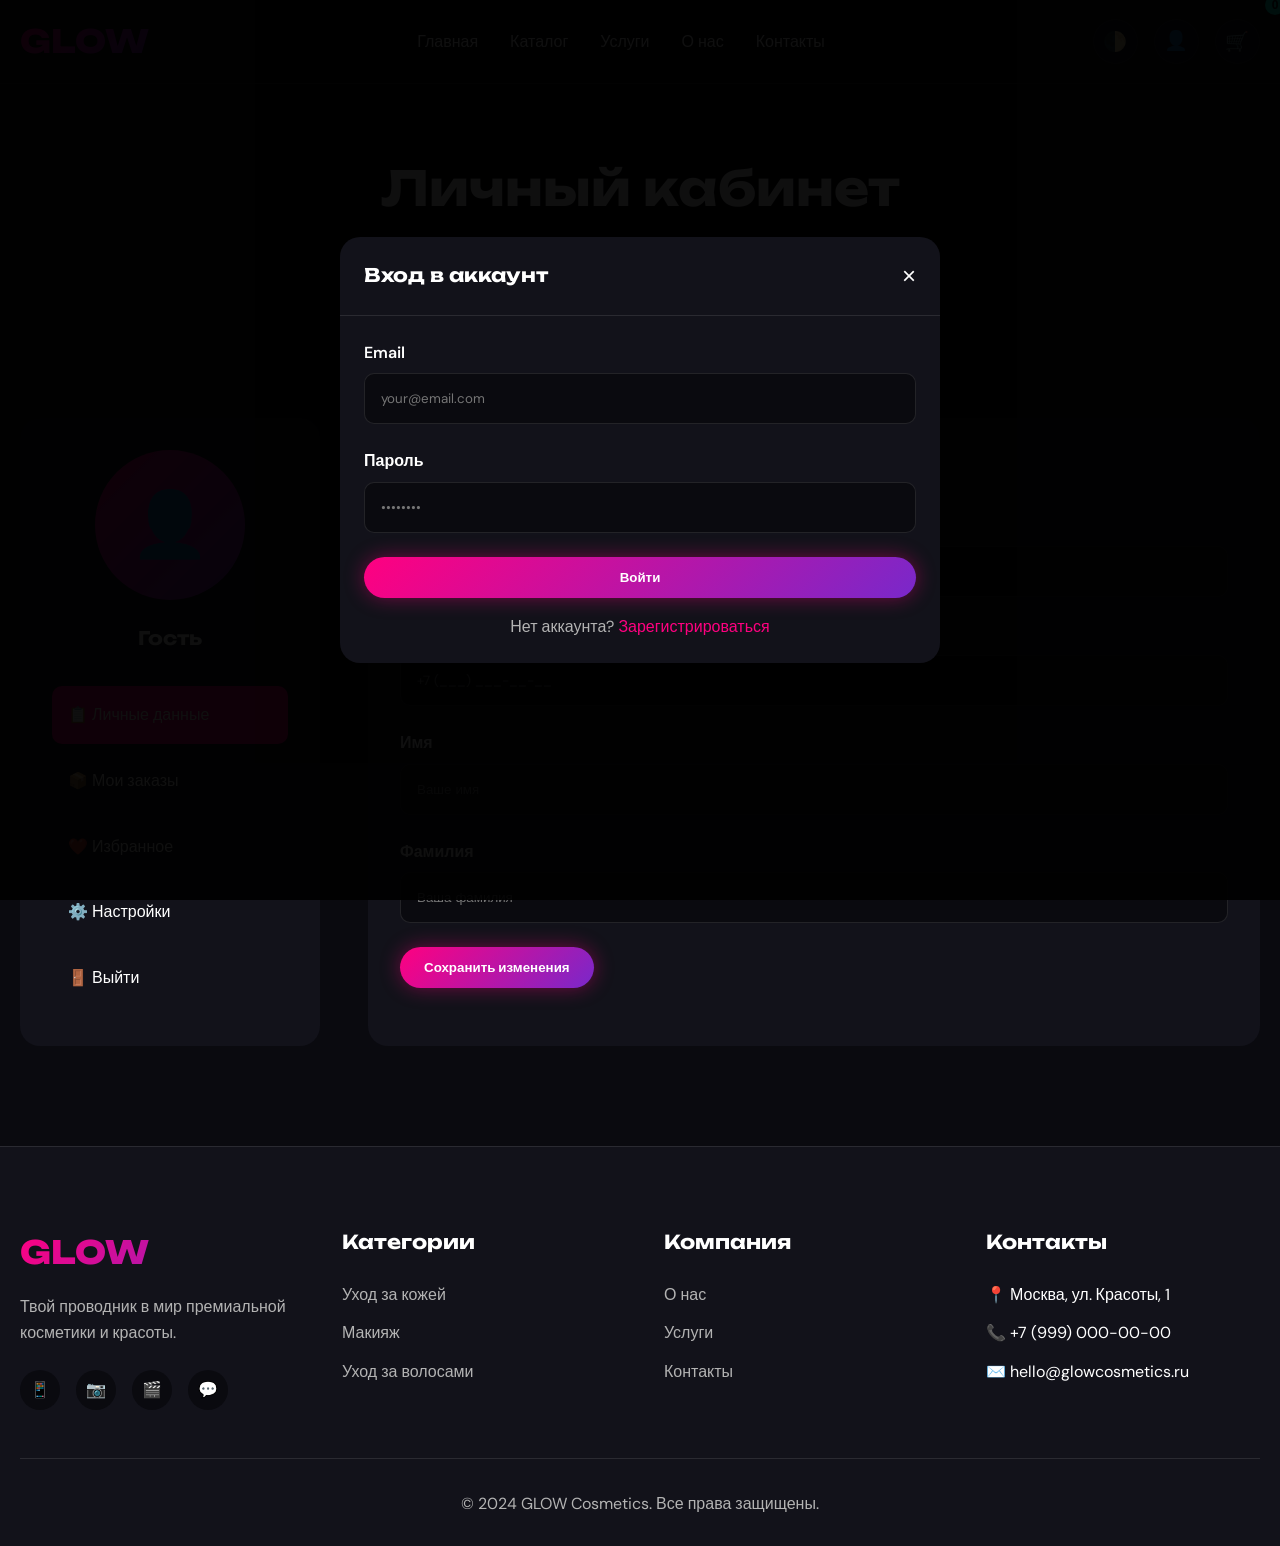
<file: cosmetics-shop/profile.html>
<!DOCTYPE html>
<html lang="ru">
<head>
    <meta charset="UTF-8">
    <meta name="viewport" content="width=device-width, initial-scale=1.0">
    <title>GLOW Cosmetics - Профиль</title>
    <link rel="preconnect" href="https://fonts.googleapis.com">
    <link rel="preconnect" href="https://fonts.gstatic.com" crossorigin>
    <link href="https://fonts.googleapis.com/css2?family=DM+Sans:opsz,wght@9..40,400;500;600;700&family=Unbounded:wght@400;600;700;800&display=swap" rel="stylesheet">
    <link rel="stylesheet" href="css/style.css">
</head>
<body>
    <!-- Header -->
    <header class="header">
        <div class="container header-content">
            <a href="index.html" class="logo">GLOW</a>
            
            <nav>
                <ul class="nav-menu">
                    <li><a href="index.html" class="nav-link">Главная</a></li>
                    <li><a href="catalog.html" class="nav-link">Каталог</a></li>
                    <li><a href="services.html" class="nav-link">Услуги</a></li>
                    <li><a href="about.html" class="nav-link">О нас</a></li>
                    <li><a href="contacts.html" class="nav-link">Контакты</a></li>
                </ul>
            </nav>
            
            <div class="header-actions">
                <button class="icon-btn" id="theme-toggle" title="Переключить тему">🌓</button>
                <a href="profile.html" class="icon-btn login-trigger" title="Профиль">👤</a>
                <button class="icon-btn" id="cart-toggle" title="Корзина">
                    🛒
                    <span class="cart-count">0</span>
                </button>
                <div class="mobile-menu-toggle">
                    <span></span>
                    <span></span>
                    <span></span>
                </div>
            </div>
        </div>
    </header>

    <!-- Accessibility Panel -->
    <div class="accessibility-panel">
        <div class="accessibility-toggle">♿</div>
        <div class="accessibility-option">
            <input type="checkbox" id="font-size-large">
            <label for="font-size-large">Крупный шрифт</label>
        </div>
        <div class="accessibility-option">
            <input type="checkbox" id="high-contrast">
            <label for="high-contrast">Высокий контраст</label>
        </div>
    </div>

    <!-- Page Header -->
    <section class="page-header">
        <div class="container">
            <h1 class="page-title">Личный кабинет</h1>
            <div class="breadcrumb">
                <a href="index.html">Главная</a>
                <span>/</span>
                <span>Профиль</span>
            </div>
        </div>
    </section>

    <!-- Profile Content -->
    <section class="profile-container">
        <div class="container profile-grid">
            <!-- Sidebar -->
            <aside class="profile-sidebar">
                <div class="profile-avatar" id="profile-avatar">👤</div>
                <h3 style="text-align: center; margin-bottom: 2rem;" id="profile-name">Гость</h3>
                <ul class="profile-nav">
                    <li><a href="#" class="active" onclick="switchProfileSection('profile-info'); return false;">📋 Личные данные</a></li>
                    <li><a href="#" onclick="switchProfileSection('profile-orders'); return false;">📦 Мои заказы</a></li>
                    <li><a href="#" onclick="switchProfileSection('profile-wishlist'); return false;">❤️ Избранное</a></li>
                    <li><a href="#" onclick="switchProfileSection('profile-settings'); return false;">⚙️ Настройки</a></li>
                    <li><a href="#" onclick="logout(); return false;">🚪 Выйти</a></li>
                </ul>
            </aside>

            <!-- Content -->
            <main class="profile-content">
                <!-- Personal Info -->
                <div id="profile-info" class="profile-section active">
                    <h2 style="margin-bottom: 1.5rem;">Личные данные</h2>
                    <form id="profile-form">
                        <div class="form-group">
                            <label for="profile-email">Email</label>
                            <input type="email" id="profile-email" placeholder="your@email.com">
                        </div>
                        <div class="form-group">
                            <label for="profile-phone">Телефон</label>
                            <input type="tel" id="profile-phone" placeholder="+7 (___) ___-__-__">
                        </div>
                        <div class="form-group">
                            <label for="profile-name-input">Имя</label>
                            <input type="text" id="profile-name-input" placeholder="Ваше имя">
                        </div>
                        <div class="form-group">
                            <label for="profile-surname">Фамилия</label>
                            <input type="text" id="profile-surname" placeholder="Ваша фамилия">
                        </div>
                        <button type="submit" class="btn btn-primary">Сохранить изменения</button>
                    </form>
                </div>

                <!-- Orders -->
                <div id="profile-orders" class="profile-section">
                    <h2 style="margin-bottom: 1.5rem;">Мои заказы</h2>
                    <div id="orders-list">
                        <p style="color: var(--text-secondary); text-align: center; padding: 2rem;">У вас пока нет заказов</p>
                    </div>
                </div>

                <!-- Wishlist -->
                <div id="profile-wishlist" class="profile-section">
                    <h2 style="margin-bottom: 1.5rem;">Избранное</h2>
                    <div class="products-grid" id="wishlist-items">
                        <p style="color: var(--text-secondary); grid-column: 1/-1; text-align: center; padding: 2rem;">Список избранного пуст</p>
                    </div>
                </div>

                <!-- Settings -->
                <div id="profile-settings" class="profile-section">
                    <h2 style="margin-bottom: 1.5rem;">Настройки</h2>
                    <div class="form-group">
                        <label for="current-password">Текущий пароль</label>
                        <input type="password" id="current-password" placeholder="••••••••">
                    </div>
                    <div class="form-group">
                        <label for="new-password">Новый пароль</label>
                        <input type="password" id="new-password" placeholder="••••••••">
                    </div>
                    <div class="form-group">
                        <label for="confirm-password">Подтвердите пароль</label>
                        <input type="password" id="confirm-password" placeholder="••••••••">
                    </div>
                    <button class="btn btn-primary" onclick="showNotification('Пароль изменён!', 'success')">Изменить пароль</button>
                    
                    <h3 style="margin: 2rem 0 1rem;">Уведомления</h3>
                    <div class="form-group">
                        <label style="display: flex; align-items: center; gap: 0.5rem; cursor: pointer;">
                            <input type="checkbox" checked> Email уведомления о заказах
                        </label>
                    </div>
                    <div class="form-group">
                        <label style="display: flex; align-items: center; gap: 0.5rem; cursor: pointer;">
                            <input type="checkbox" checked> SMS уведомления о доставке
                        </label>
                    </div>
                    <div class="form-group">
                        <label style="display: flex; align-items: center; gap: 0.5rem; cursor: pointer;">
                            <input type="checkbox"> Рассылка о новинках и акциях
                        </label>
                    </div>
                </div>
            </main>
        </div>
    </section>

    <!-- Footer -->
    <footer class="footer">
        <div class="container">
            <div class="footer-grid">
                <div>
                    <div class="footer-logo">GLOW</div>
                    <p class="footer-desc">Твой проводник в мир премиальной косметики и красоты.</p>
                    <div class="social-links">
                        <a href="#" class="social-link">📱</a>
                        <a href="#" class="social-link">📷</a>
                        <a href="#" class="social-link">🎬</a>
                        <a href="#" class="social-link">💬</a>
                    </div>
                </div>
                <div>
                    <h4 class="footer-title">Категории</h4>
                    <ul class="footer-links">
                        <li><a href="catalog.html?category=skincare">Уход за кожей</a></li>
                        <li><a href="catalog.html?category=makeup">Макияж</a></li>
                        <li><a href="catalog.html?category=hair">Уход за волосами</a></li>
                    </ul>
                </div>
                <div>
                    <h4 class="footer-title">Компания</h4>
                    <ul class="footer-links">
                        <li><a href="about.html">О нас</a></li>
                        <li><a href="services.html">Услуги</a></li>
                        <li><a href="contacts.html">Контакты</a></li>
                    </ul>
                </div>
                <div>
                    <h4 class="footer-title">Контакты</h4>
                    <ul class="footer-links">
                        <li>📍 Москва, ул. Красоты, 1</li>
                        <li>📞 +7 (999) 000-00-00</li>
                        <li>✉️ hello@glowcosmetics.ru</li>
                    </ul>
                </div>
            </div>
            <div class="footer-bottom">
                <p>&copy; 2024 GLOW Cosmetics. Все права защищены.</p>
            </div>
        </div>
    </footer>

    <!-- Login Modal -->
    <div class="modal" id="login-modal">
        <div class="modal-content">
            <div class="modal-header">
                <h3>Вход в аккаунт</h3>
                <button class="modal-close">×</button>
            </div>
            <div class="modal-body">
                <form id="login-form">
                    <div class="form-group">
                        <label for="login-email">Email</label>
                        <input type="email" id="login-email" required placeholder="your@email.com">
                    </div>
                    <div class="form-group">
                        <label for="login-password">Пароль</label>
                        <input type="password" id="login-password" required placeholder="••••••••">
                    </div>
                    <button type="submit" class="btn btn-primary" style="width: 100%;">Войти</button>
                    <p style="text-align: center; margin-top: 1rem; color: var(--text-secondary);">
                        Нет аккаунта? <a href="#" style="color: var(--primary);" onclick="showRegisterForm(); return false;">Зарегистрироваться</a>
                    </p>
                </form>
                <form id="register-form" style="display: none; margin-top: 1.5rem;">
                    <div class="form-group">
                        <label for="register-name">Имя</label>
                        <input type="text" id="register-name" required placeholder="Ваше имя">
                    </div>
                    <div class="form-group">
                        <label for="register-email">Email</label>
                        <input type="email" id="register-email" required placeholder="your@email.com">
                    </div>
                    <div class="form-group">
                        <label for="register-password">Пароль</label>
                        <input type="password" id="register-password" required placeholder="••••••••">
                    </div>
                    <button type="submit" class="btn btn-primary" style="width: 100%;">Зарегистрироваться</button>
                    <p style="text-align: center; margin-top: 1rem; color: var(--text-secondary);">
                        Уже есть аккаунт? <a href="#" style="color: var(--primary);" onclick="showLoginForm(); return false;">Войти</a>
                    </p>
                </form>
            </div>
        </div>
    </div>

    <!-- Overlay -->
    <div class="overlay"></div>

    <script src="js/main.js"></script>
    <script>
        // Check if user is logged in
        function checkAuth() {
            const user = JSON.parse(localStorage.getItem('user'));
            if (user) {
                document.getElementById('profile-name').textContent = user.name || user.email;
                document.getElementById('profile-email').value = user.email || '';
                document.getElementById('profile-avatar').textContent = (user.name || '?')[0].toUpperCase();
            } else {
                document.getElementById('login-modal').classList.add('active');
                document.querySelector('.overlay').classList.add('active');
            }
        }

        function showRegisterForm() {
            document.getElementById('login-form').style.display = 'none';
            document.getElementById('register-form').style.display = 'block';
        }

        function showLoginForm() {
            document.getElementById('register-form').style.display = 'none';
            document.getElementById('login-form').style.display = 'block';
        }

        function logout() {
            localStorage.removeItem('user');
            showNotification('Вы вышли из аккаунта', 'success');
            setTimeout(() => window.location.href = 'index.html', 1000);
        }

        document.addEventListener('DOMContentLoaded', checkAuth);
    </script>
</body>
</html>
</file>
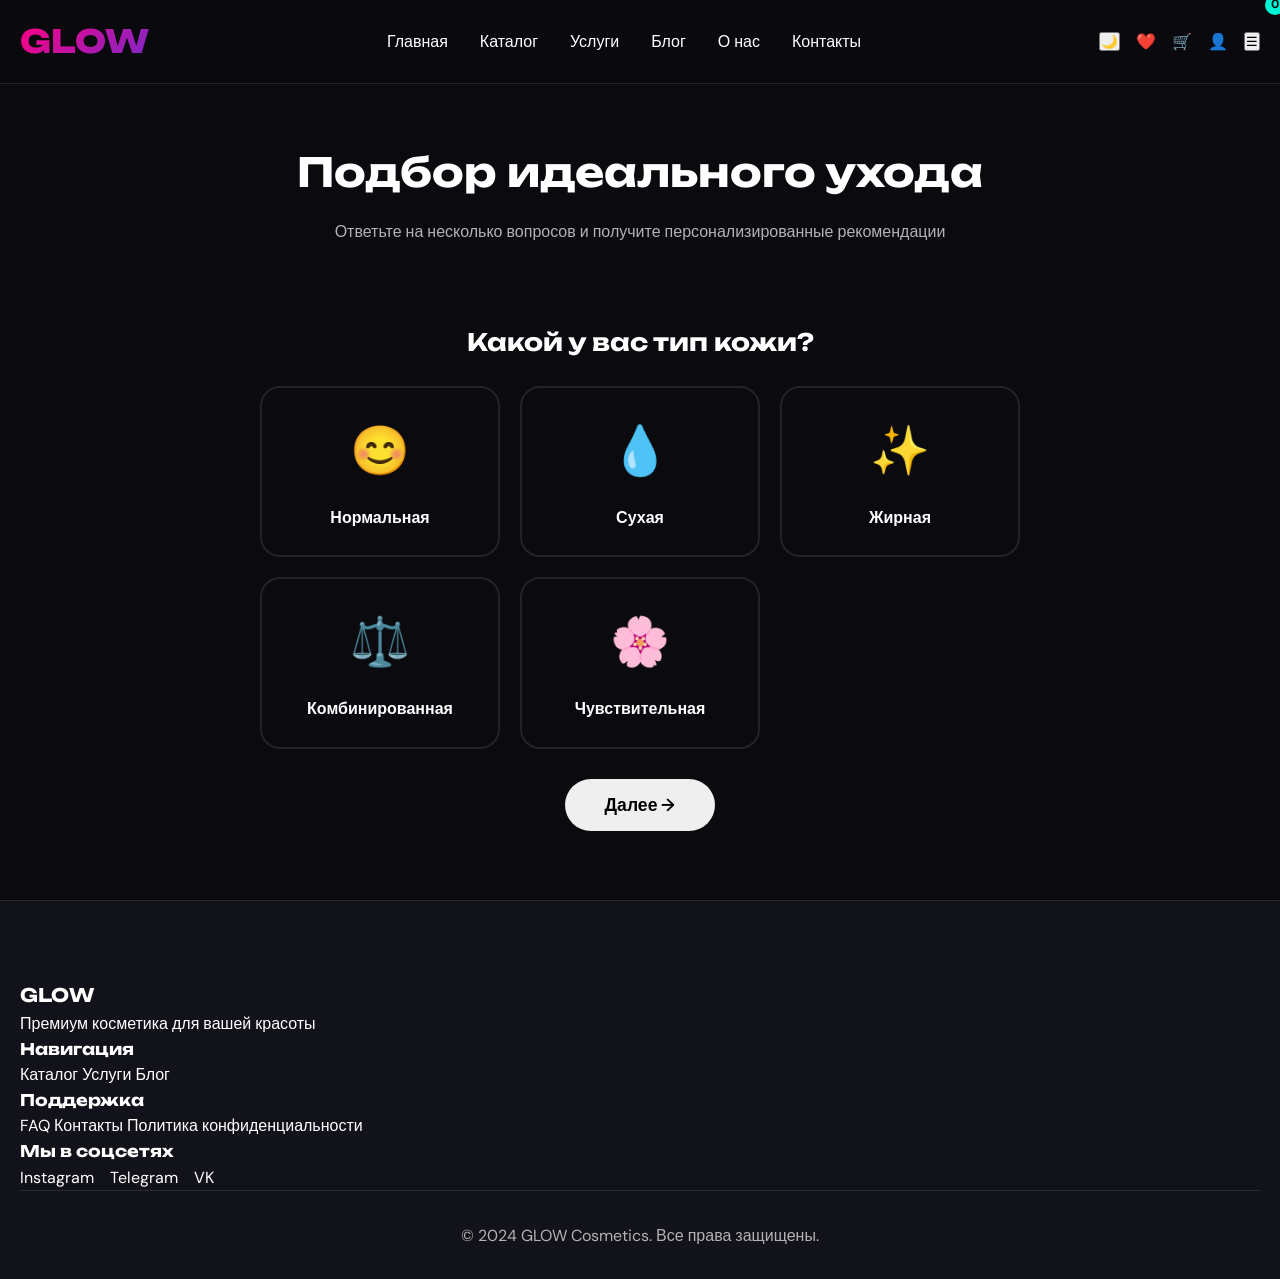
<file: cosmetics-shop/quiz.html>
<!DOCTYPE html>
<html lang="ru">
<head>
    <meta charset="UTF-8">
    <meta name="viewport" content="width=device-width, initial-scale=1.0">
    <title>GLOW Cosmetics - Умный подбор ухода</title>
    <link rel="preconnect" href="https://fonts.googleapis.com">
    <link rel="preconnect" href="https://fonts.gstatic.com" crossorigin>
    <link href="https://fonts.googleapis.com/css2?family=Unbounded:wght@300;400;500;600;700&family=DM+Sans:opsz,wght@9..40,300;400;500;600;700&display=swap" rel="stylesheet">
    <link rel="stylesheet" href="css/style.css">
    <style>
        .quiz-page { padding-top: 100px; min-height: 100vh; }
        .quiz-container { max-width: 800px; margin: 0 auto; padding: 40px 20px; }
        .quiz-header { text-align: center; margin-bottom: 40px; }
        .quiz-title { font-family: 'Unbounded', sans-serif; font-size: 2.5rem; margin-bottom: 15px; color: var(--text-primary); }
        .quiz-progress { width: 100%; height: 8px; background: var(--card-bg); border-radius: 10px; overflow: hidden; margin-bottom: 30px; }
        .progress-bar { height: 100%; background: linear-gradient(90deg, var(--accent-pink), var(--accent-purple)); transition: width 0.5s ease; width: 0%; }
        
        .quiz-step { display: none; animation: fadeIn 0.5s ease; }
        .quiz-step.active { display: block; }
        .step-title { font-size: 1.5rem; margin-bottom: 25px; color: var(--text-primary); text-align: center; }
        
        .options-grid { display: grid; grid-template-columns: repeat(auto-fit, minmax(200px, 1fr)); gap: 20px; margin-bottom: 30px; }
        .option-card { padding: 25px; background: var(--card-bg); border: 2px solid var(--border-color); border-radius: 20px; cursor: pointer; text-align: center; transition: all 0.3s ease; }
        .option-card:hover { border-color: var(--accent-pink); transform: translateY(-5px); }
        .option-card.selected { border-color: var(--accent-pink); background: rgba(255, 107, 157, 0.05); }
        .option-icon { font-size: 3rem; margin-bottom: 15px; }
        .option-text { font-weight: 600; color: var(--text-primary); }
        
        .btn-group { display: flex; gap: 15px; justify-content: center; margin-top: 30px; }
        .btn-next { padding: 15px 40px; font-size: 1.1rem; }
        .btn-prev { padding: 15px 40px; font-size: 1.1rem; }
        
        .results-container { display: none; text-align: center; }
        .results-title { font-family: 'Unbounded', sans-serif; font-size: 2rem; margin-bottom: 20px; color: var(--text-primary); }
        .results-description { color: var(--text-secondary); line-height: 1.7; margin-bottom: 30px; }
        .recommended-products { display: grid; grid-template-columns: repeat(auto-fit, minmax(250px, 1fr)); gap: 20px; margin-top: 40px; }
        .product-card { background: var(--card-bg); border-radius: 20px; padding: 20px; border: 1px solid var(--border-color); transition: all 0.3s ease; }
        .product-card:hover { transform: translateY(-5px); border-color: var(--accent-pink); }
        .product-image { width: 100%; aspect-ratio: 1; border-radius: 15px; overflow: hidden; margin-bottom: 15px; background: var(--bg-secondary); }
        .product-image img { width: 100%; height: 100%; object-fit: cover; }
        .product-name { font-weight: 600; color: var(--text-primary); margin-bottom: 8px; }
        .product-price { color: var(--accent-pink); font-weight: 700; font-size: 1.2rem; }
        
        @keyframes fadeIn {
            from { opacity: 0; transform: translateY(20px); }
            to { opacity: 1; transform: translateY(0); }
        }
    </style>
</head>
<body>
    <header class="header">
        <div class="container header-content">
            <a href="index.html" class="logo">GLOW</a>
            <nav class="nav-menu">
                <a href="index.html">Главная</a>
                <a href="catalog.html">Каталог</a>
                <a href="services.html">Услуги</a>
                <a href="blog.html">Блог</a>
                <a href="about.html">О нас</a>
                <a href="contacts.html">Контакты</a>
            </nav>
            <div class="header-actions">
                <button class="theme-toggle" id="themeToggle">🌙</button>
                <button class="accessibility-toggle" id="accessibilityToggle">👁️</button>
                <a href="wishlist.html" class="header-icon">❤️</a>
                <a href="cart.html" class="header-icon cart-icon">🛒<span class="cart-count">0</span></a>
                <a href="profile.html" class="header-icon">👤</a>
                <button class="mobile-menu-btn" id="mobileMenuBtn">☰</button>
            </div>
        </div>
    </header>

    <main class="quiz-page">
        <div class="quiz-container">
            <div class="quiz-header">
                <h1 class="quiz-title">Подбор идеального ухода</h1>
                <p style="color: var(--text-secondary);">Ответьте на несколько вопросов и получите персонализированные рекомендации</p>
            </div>
            
            <div class="quiz-progress">
                <div class="progress-bar" id="progressBar"></div>
            </div>
            
            <!-- Шаг 1: Тип кожи -->
            <div class="quiz-step active" data-step="1">
                <h2 class="step-title">Какой у вас тип кожи?</h2>
                <div class="options-grid">
                    <div class="option-card" onclick="selectOption(this, 'skinType', 'normal')">
                        <div class="option-icon">😊</div>
                        <div class="option-text">Нормальная</div>
                    </div>
                    <div class="option-card" onclick="selectOption(this, 'skinType', 'dry')">
                        <div class="option-icon">💧</div>
                        <div class="option-text">Сухая</div>
                    </div>
                    <div class="option-card" onclick="selectOption(this, 'skinType', 'oily')">
                        <div class="option-icon">✨</div>
                        <div class="option-text">Жирная</div>
                    </div>
                    <div class="option-card" onclick="selectOption(this, 'skinType', 'combination')">
                        <div class="option-icon">⚖️</div>
                        <div class="option-text">Комбинированная</div>
                    </div>
                    <div class="option-card" onclick="selectOption(this, 'skinType', 'sensitive')">
                        <div class="option-icon">🌸</div>
                        <div class="option-text">Чувствительная</div>
                    </div>
                </div>
                <div class="btn-group">
                    <button class="btn btn-next" onclick="nextStep()">Далее →</button>
                </div>
            </div>
            
            <!-- Шаг 2: Проблемы кожи -->
            <div class="quiz-step" data-step="2">
                <h2 class="step-title">Какие проблемы кожи вас беспокоят?</h2>
                <div class="options-grid">
                    <div class="option-card" onclick="toggleOption(this, 'concerns', 'acne')">
                        <div class="option-icon">🔴</div>
                        <div class="option-text">Акне и высыпания</div>
                    </div>
                    <div class="option-card" onclick="toggleOption(this, 'concerns', 'wrinkles')">
                        <div class="option-icon">📏</div>
                        <div class="option-text">Морщины</div>
                    </div>
                    <div class="option-card" onclick="toggleOption(this, 'concerns', 'pigmentation')">
                        <div class="option-icon">🎨</div>
                        <div class="option-text">Пигментация</div>
                    </div>
                    <div class="option-card" onclick="toggleOption(this, 'concerns', 'dryness')">
                        <div class="option-icon">🏜️</div>
                        <div class="option-text">Сухость</div>
                    </div>
                    <div class="option-card" onclick="toggleOption(this, 'concerns', 'pores')">
                        <div class="option-icon">⭕</div>
                        <div class="option-text">Расширенные поры</div>
                    </div>
                    <div class="option-card" onclick="toggleOption(this, 'concerns', 'dullness')">
                        <div class="option-icon">😴</div>
                        <div class="option-text">Тусклый цвет</div>
                    </div>
                </div>
                <div class="btn-group">
                    <button class="btn btn-prev" onclick="prevStep()">← Назад</button>
                    <button class="btn btn-next" onclick="nextStep()">Далее →</button>
                </div>
            </div>
            
            <!-- Шаг 3: Возраст -->
            <div class="quiz-step" data-step="3">
                <h2 class="step-title">Ваш возраст</h2>
                <div class="options-grid">
                    <div class="option-card" onclick="selectOption(this, 'age', '18-25')">
                        <div class="option-icon">🌱</div>
                        <div class="option-text">18-25 лет</div>
                    </div>
                    <div class="option-card" onclick="selectOption(this, 'age', '26-35')">
                        <div class="option-icon">🌷</div>
                        <div class="option-text">26-35 лет</div>
                    </div>
                    <div class="option-card" onclick="selectOption(this, 'age', '36-45')">
                        <div class="option-icon">🌹</div>
                        <div class="option-text">36-45 лет</div>
                    </div>
                    <div class="option-card" onclick="selectOption(this, 'age', '46+')">
                        <div class="option-icon">🌺</div>
                        <div class="option-text">46+ лет</div>
                    </div>
                </div>
                <div class="btn-group">
                    <button class="btn btn-prev" onclick="prevStep()">← Назад</button>
                    <button class="btn btn-next" onclick="nextStep()">Показать результаты ✨</button>
                </div>
            </div>
            
            <!-- Результаты -->
            <div class="results-container" id="resultsContainer">
                <h2 class="results-title">Ваши персональные рекомендации</h2>
                <p class="results-description" id="resultsDescription">
                    На основе ваших ответов мы подобрали оптимальную программу ухода для вашей кожи.
                </p>
                
                <div class="recommended-products" id="recommendedProducts">
                    <!-- Товары добавятся через JS -->
                </div>
                
                <div class="btn-group">
                    <a href="catalog.html" class="btn btn-next">Перейти в каталог</a>
                    <button class="btn btn-outline" onclick="restartQuiz()">Пройти заново</button>
                </div>
            </div>
        </div>
    </main>

    <footer class="footer">
        <div class="container">
            <div class="footer-content">
                <div class="footer-section">
                    <h3>GLOW</h3>
                    <p>Премиум косметика для вашей красоты</p>
                </div>
                <div class="footer-section">
                    <h4>Навигация</h4>
                    <a href="catalog.html">Каталог</a>
                    <a href="services.html">Услуги</a>
                    <a href="blog.html">Блог</a>
                </div>
                <div class="footer-section">
                    <h4>Поддержка</h4>
                    <a href="faq.html">FAQ</a>
                    <a href="contacts.html">Контакты</a>
                    <a href="policy.html">Политика конфиденциальности</a>
                </div>
                <div class="footer-section">
                    <h4>Мы в соцсетях</h4>
                    <div class="social-links">
                        <a href="#">Instagram</a>
                        <a href="#">Telegram</a>
                        <a href="#">VK</a>
                    </div>
                </div>
            </div>
            <div class="footer-bottom">
                <p>&copy; 2024 GLOW Cosmetics. Все права защищены.</p>
            </div>
        </div>
    </footer>

    <script src="js/main.js"></script>
    <script>
        let currentStep = 1;
        const totalSteps = 3;
        let answers = {
            skinType: '',
            concerns: [],
            age: ''
        };
        
        function updateProgress() {
            const progress = ((currentStep - 1) / totalSteps) * 100;
            document.getElementById('progressBar').style.width = progress + '%';
        }
        
        function showStep(step) {
            document.querySelectorAll('.quiz-step').forEach(s => s.classList.remove('active'));
            document.querySelector(`.quiz-step[data-step="${step}"]`).classList.add('active');
            updateProgress();
        }
        
        function selectOption(element, field, value) {
            const parent = element.parentElement;
            parent.querySelectorAll('.option-card').forEach(card => card.classList.remove('selected'));
            element.classList.add('selected');
            answers[field] = value;
        }
        
        function toggleOption(element, field, value) {
            element.classList.toggle('selected');
            if (answers[field].includes(value)) {
                answers[field] = answers[field].filter(v => v !== value);
            } else {
                answers[field].push(value);
            }
        }
        
        function nextStep() {
            if (currentStep < totalSteps) {
                currentStep++;
                showStep(currentStep);
            } else {
                showResults();
            }
        }
        
        function prevStep() {
            if (currentStep > 1) {
                currentStep--;
                showStep(currentStep);
            }
        }
        
        function showResults() {
            document.querySelectorAll('.quiz-step').forEach(s => s.classList.remove('active'));
            document.getElementById('resultsContainer').style.display = 'block';
            document.getElementById('progressBar').style.width = '100%';
            
            // Генерация рекомендаций
            const products = [
                { name: 'Увлажняющая сыворотка Hydra Boost', price: 2490, image: 'images/product1.jpg' },
                { name: 'Очищающий гель Pure Balance', price: 1890, image: 'images/product2.jpg' },
                { name: 'Ночной крем Repair & Restore', price: 3290, image: 'images/product3.jpg' },
                { name: 'Витамин C Сияние', price: 2790, image: 'images/product4.jpg' }
            ];
            
            const container = document.getElementById('recommendedProducts');
            container.innerHTML = '';
            
            products.forEach(product => {
                const div = document.createElement('div');
                div.className = 'product-card';
                div.innerHTML = `
                    <div class="product-image">
                        <img src="${product.image}" alt="${product.name}">
                    </div>
                    <div class="product-name">${product.name}</div>
                    <div class="product-price">${product.price.toLocaleString()} ₽</div>
                    <button class="btn" style="width: 100%; margin-top: 15px;" onclick="addToCartFromQuiz('${product.name}', ${product.price})">В корзину</button>
                `;
                container.appendChild(div);
            });
            
            // Персонализированное описание
            const typeNames = {
                normal: 'нормальной',
                dry: 'сухой',
                oily: 'жирной',
                combination: 'комбинированной',
                sensitive: 'чувствительной'
            };
            
            document.getElementById('resultsDescription').textContent = 
                `Для ${typeNames[answers.skinType] || 'вашей'} кожи${answers.age ? ` в возрасте ${answers.age}` : ''} мы рекомендуем следующий уход:`;
        }
        
        function restartQuiz() {
            currentStep = 1;
            answers = { skinType: '', concerns: [], age: '' };
            document.querySelectorAll('.option-card').forEach(card => card.classList.remove('selected'));
            document.getElementById('resultsContainer').style.display = 'none';
            showStep(1);
        }
        
        function addToCartFromQuiz(name, price) {
            const product = {
                id: Date.now(),
                title: name,
                price: price,
                image: 'images/product1.jpg',
                quantity: 1
            };
            
            let cart = JSON.parse(localStorage.getItem('cart') || '[]');
            cart.push(product);
            localStorage.setItem('cart', JSON.stringify(cart));
            updateCartCount();
            showNotification('Товар добавлен в корзину!', 'success');
        }
        
        updateProgress();
        updateCartCount();
    </script>
</body>
</html>
</file>
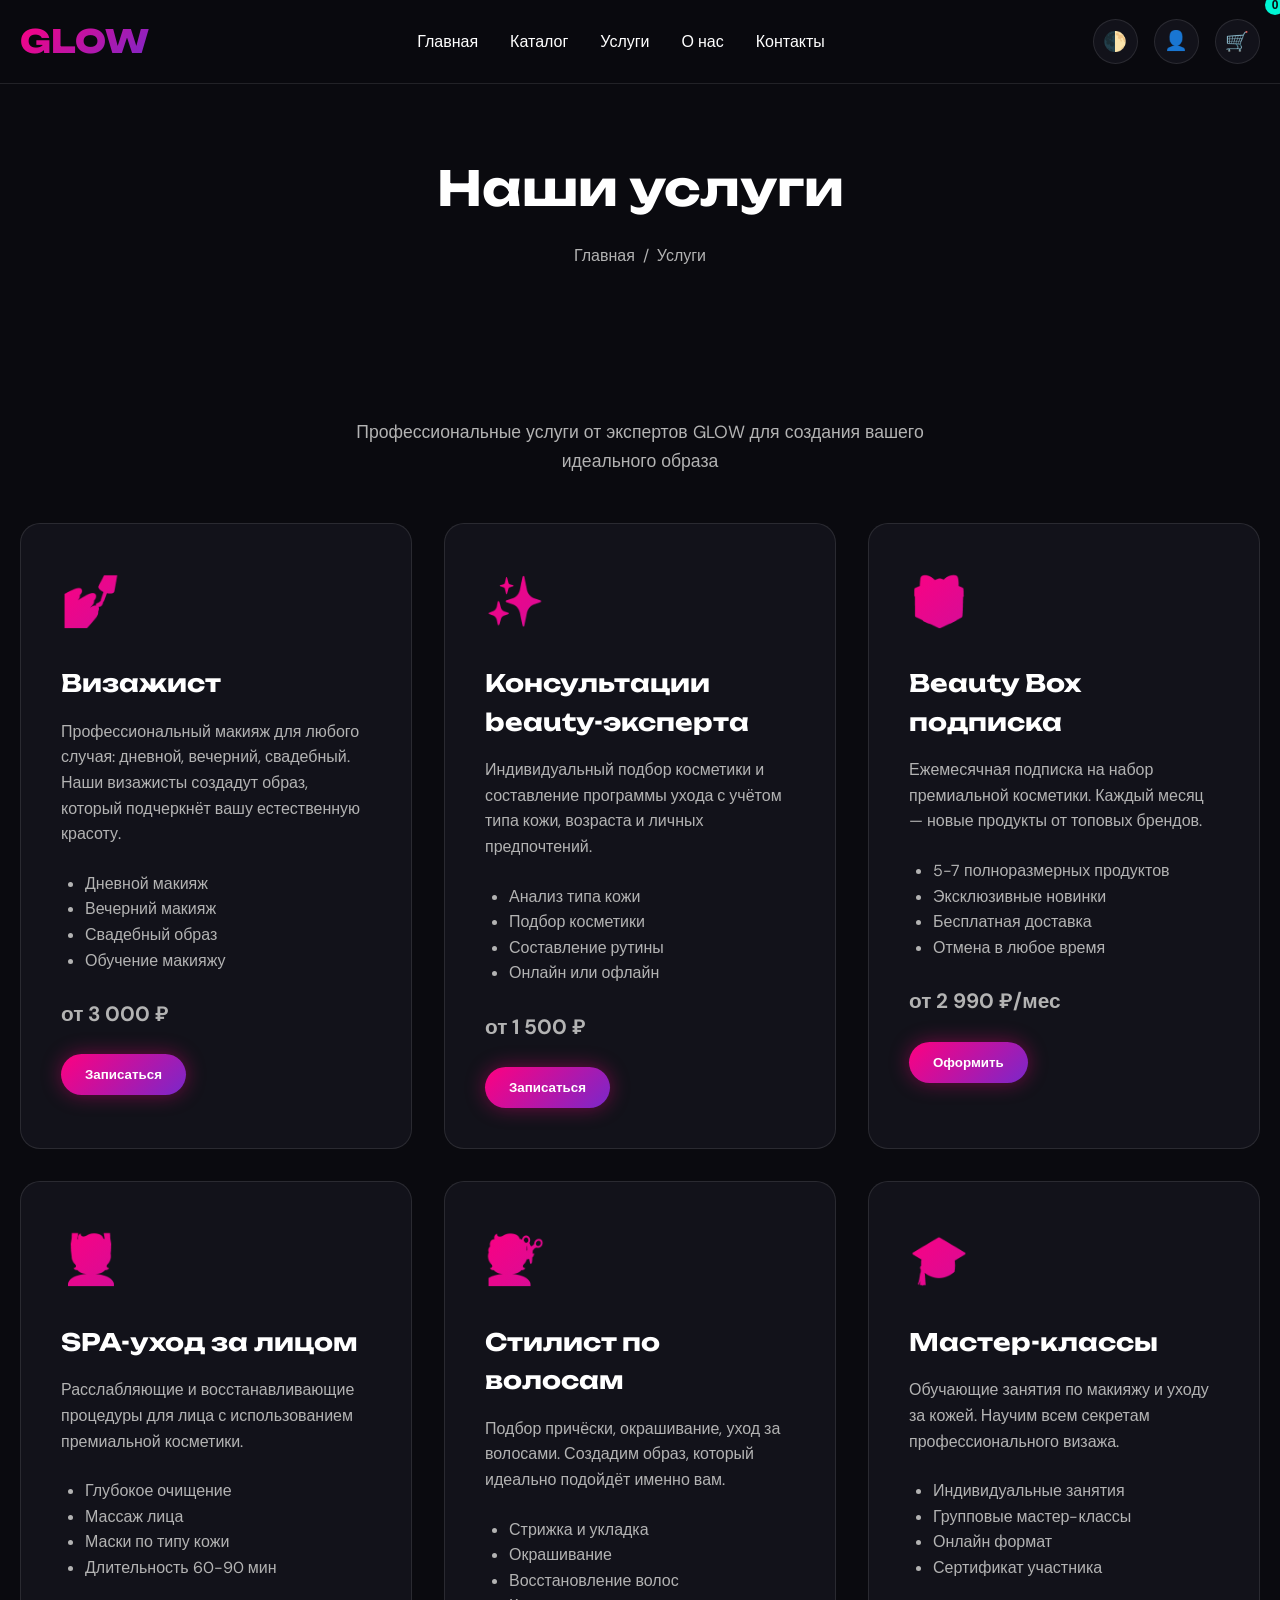
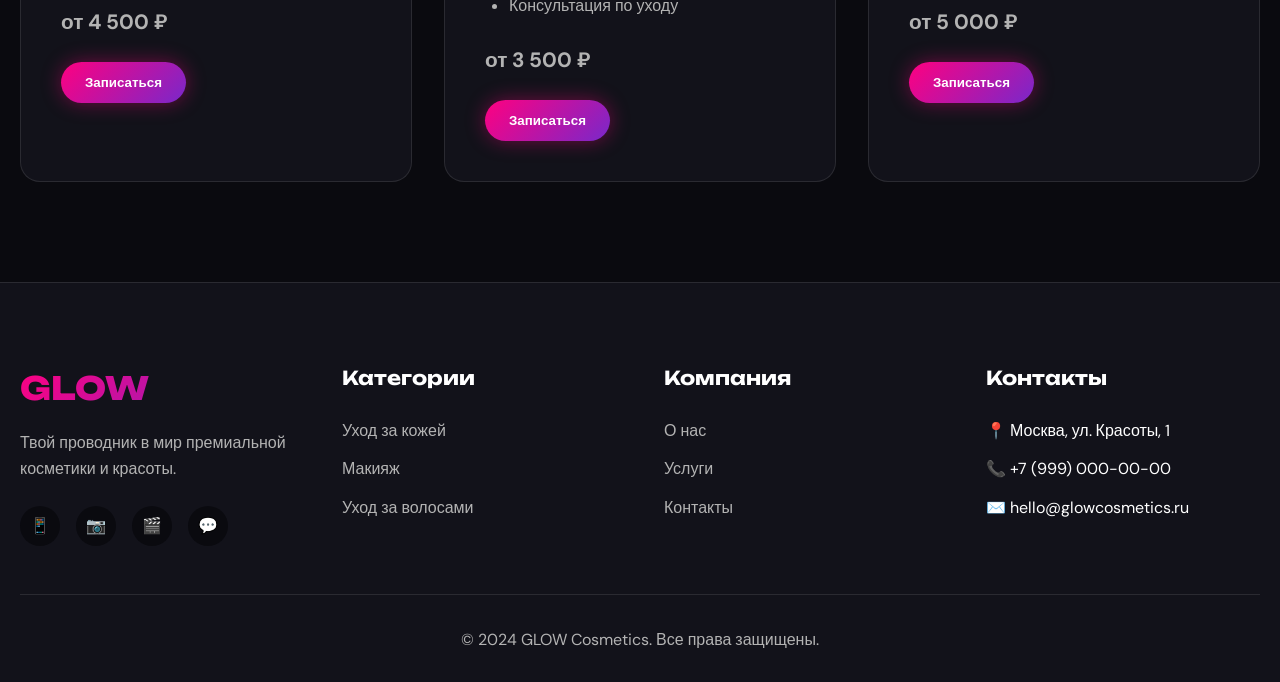
<file: cosmetics-shop/services.html>
<!DOCTYPE html>
<html lang="ru">
<head>
    <meta charset="UTF-8">
    <meta name="viewport" content="width=device-width, initial-scale=1.0">
    <title>GLOW Cosmetics - Услуги</title>
    <link rel="preconnect" href="https://fonts.googleapis.com">
    <link rel="preconnect" href="https://fonts.gstatic.com" crossorigin>
    <link href="https://fonts.googleapis.com/css2?family=DM+Sans:opsz,wght@9..40,400;500;600;700&family=Unbounded:wght@400;600;700;800&display=swap" rel="stylesheet">
    <link rel="stylesheet" href="css/style.css">
</head>
<body>
    <!-- Header -->
    <header class="header">
        <div class="container header-content">
            <a href="index.html" class="logo">GLOW</a>
            
            <nav>
                <ul class="nav-menu">
                    <li><a href="index.html" class="nav-link">Главная</a></li>
                    <li><a href="catalog.html" class="nav-link">Каталог</a></li>
                    <li><a href="services.html" class="nav-link active">Услуги</a></li>
                    <li><a href="about.html" class="nav-link">О нас</a></li>
                    <li><a href="contacts.html" class="nav-link">Контакты</a></li>
                </ul>
            </nav>
            
            <div class="header-actions">
                <button class="icon-btn" id="theme-toggle" title="Переключить тему">🌓</button>
                <a href="profile.html" class="icon-btn login-trigger" title="Профиль">👤</a>
                <button class="icon-btn" id="cart-toggle" title="Корзина">
                    🛒
                    <span class="cart-count">0</span>
                </button>
                <div class="mobile-menu-toggle">
                    <span></span>
                    <span></span>
                    <span></span>
                </div>
            </div>
        </div>
    </header>

    <!-- Accessibility Panel -->
    <div class="accessibility-panel">
        <div class="accessibility-toggle">♿</div>
        <div class="accessibility-option">
            <input type="checkbox" id="font-size-large">
            <label for="font-size-large">Крупный шрифт</label>
        </div>
        <div class="accessibility-option">
            <input type="checkbox" id="high-contrast">
            <label for="high-contrast">Высокий контраст</label>
        </div>
    </div>

    <!-- Page Header -->
    <section class="page-header">
        <div class="container">
            <h1 class="page-title">Наши услуги</h1>
            <div class="breadcrumb">
                <a href="index.html">Главная</a>
                <span>/</span>
                <span>Услуги</span>
            </div>
        </div>
    </section>

    <!-- Services Content -->
    <section class="services">
        <div class="container">
            <p class="section-subtitle" style="max-width: 600px; margin: 0 auto 3rem;">Профессиональные услуги от экспертов GLOW для создания вашего идеального образа</p>
            
            <div class="services-grid">
                <!-- Service 1 -->
                <div class="service-card">
                    <div class="service-icon">💅</div>
                    <h3>Визажист</h3>
                    <p>Профессиональный макияж для любого случая: дневной, вечерний, свадебный. Наши визажисты создадут образ, который подчеркнёт вашу естественную красоту.</p>
                    <ul style="color: var(--text-secondary); margin-bottom: 1.5rem; padding-left: 1.5rem;">
                        <li>Дневной макияж</li>
                        <li>Вечерний макияж</li>
                        <li>Свадебный образ</li>
                        <li>Обучение макияжу</li>
                    </ul>
                    <p class="service-price">от 3 000 ₽</p>
                    <button class="btn btn-primary" onclick="openBooking('Визажист')">Записаться</button>
                </div>

                <!-- Service 2 -->
                <div class="service-card">
                    <div class="service-icon">✨</div>
                    <h3>Консультации beauty-эксперта</h3>
                    <p>Индивидуальный подбор косметики и составление программы ухода с учётом типа кожи, возраста и личных предпочтений.</p>
                    <ul style="color: var(--text-secondary); margin-bottom: 1.5rem; padding-left: 1.5rem;">
                        <li>Анализ типа кожи</li>
                        <li>Подбор косметики</li>
                        <li>Составление рутины</li>
                        <li>Онлайн или офлайн</li>
                    </ul>
                    <p class="service-price">от 1 500 ₽</p>
                    <button class="btn btn-primary" onclick="openBooking('Консультация')">Записаться</button>
                </div>

                <!-- Service 3 -->
                <div class="service-card">
                    <div class="service-icon">🎁</div>
                    <h3>Beauty Box подписка</h3>
                    <p>Ежемесячная подписка на набор премиальной косметики. Каждый месяц — новые продукты от топовых брендов.</p>
                    <ul style="color: var(--text-secondary); margin-bottom: 1.5rem; padding-left: 1.5rem;">
                        <li>5-7 полноразмерных продуктов</li>
                        <li>Эксклюзивные новинки</li>
                        <li>Бесплатная доставка</li>
                        <li>Отмена в любое время</li>
                    </ul>
                    <p class="service-price">от 2 990 ₽/мес</p>
                    <button class="btn btn-primary" onclick="openBooking('Beauty Box')">Оформить</button>
                </div>

                <!-- Service 4 -->
                <div class="service-card">
                    <div class="service-icon">💆</div>
                    <h3>SPA-уход за лицом</h3>
                    <p>Расслабляющие и восстанавливающие процедуры для лица с использованием премиальной косметики.</p>
                    <ul style="color: var(--text-secondary); margin-bottom: 1.5rem; padding-left: 1.5rem;">
                        <li>Глубокое очищение</li>
                        <li>Массаж лица</li>
                        <li>Маски по типу кожи</li>
                        <li>Длительность 60-90 мин</li>
                    </ul>
                    <p class="service-price">от 4 500 ₽</p>
                    <button class="btn btn-primary" onclick="openBooking('SPA-уход')">Записаться</button>
                </div>

                <!-- Service 5 -->
                <div class="service-card">
                    <div class="service-icon">💇</div>
                    <h3>Стилист по волосам</h3>
                    <p>Подбор причёски, окрашивание, уход за волосами. Создадим образ, который идеально подойдёт именно вам.</p>
                    <ul style="color: var(--text-secondary); margin-bottom: 1.5rem; padding-left: 1.5rem;">
                        <li>Стрижка и укладка</li>
                        <li>Окрашивание</li>
                        <li>Восстановление волос</li>
                        <li>Консультация по уходу</li>
                    </ul>
                    <p class="service-price">от 3 500 ₽</p>
                    <button class="btn btn-primary" onclick="openBooking('Стилист по волосам')">Записаться</button>
                </div>

                <!-- Service 6 -->
                <div class="service-card">
                    <div class="service-icon">🎓</div>
                    <h3>Мастер-классы</h3>
                    <p>Обучающие занятия по макияжу и уходу за кожей. Научим всем секретам профессионального визажа.</p>
                    <ul style="color: var(--text-secondary); margin-bottom: 1.5rem; padding-left: 1.5rem;">
                        <li>Индивидуальные занятия</li>
                        <li>Групповые мастер-классы</li>
                        <li>Онлайн формат</li>
                        <li>Сертификат участника</li>
                    </ul>
                    <p class="service-price">от 5 000 ₽</p>
                    <button class="btn btn-primary" onclick="openBooking('Мастер-класс')">Записаться</button>
                </div>
            </div>
        </div>
    </section>

    <!-- Booking Modal -->
    <div class="modal" id="booking-modal">
        <div class="modal-content">
            <div class="modal-header">
                <h3>Запись на услугу</h3>
                <button class="modal-close">×</button>
            </div>
            <div class="modal-body">
                <form id="booking-form">
                    <div class="form-group">
                        <label for="service-name">Услуга</label>
                        <input type="text" id="service-name" readonly>
                    </div>
                    <div class="form-group">
                        <label for="booking-date">Дата</label>
                        <input type="date" id="booking-date" required>
                    </div>
                    <div class="form-group">
                        <label for="booking-time">Время</label>
                        <select id="booking-time" required>
                            <option value="">Выберите время</option>
                            <option value="10:00">10:00</option>
                            <option value="11:00">11:00</option>
                            <option value="12:00">12:00</option>
                            <option value="13:00">13:00</option>
                            <option value="14:00">14:00</option>
                            <option value="15:00">15:00</option>
                            <option value="16:00">16:00</option>
                            <option value="17:00">17:00</option>
                            <option value="18:00">18:00</option>
                            <option value="19:00">19:00</option>
                            <option value="20:00">20:00</option>
                        </select>
                    </div>
                    <div class="form-group">
                        <label for="booking-phone">Телефон</label>
                        <input type="tel" id="booking-phone" required placeholder="+7 (___) ___-__-__">
                    </div>
                    <div class="form-group">
                        <label for="booking-comment">Комментарий</label>
                        <textarea id="booking-comment" rows="3" placeholder="Пожелания к услуге..."></textarea>
                    </div>
                    <button type="submit" class="btn btn-primary" style="width: 100%;">Записаться</button>
                </form>
            </div>
        </div>
    </div>

    <!-- Footer -->
    <footer class="footer">
        <div class="container">
            <div class="footer-grid">
                <div>
                    <div class="footer-logo">GLOW</div>
                    <p class="footer-desc">Твой проводник в мир премиальной косметики и красоты.</p>
                    <div class="social-links">
                        <a href="#" class="social-link">📱</a>
                        <a href="#" class="social-link">📷</a>
                        <a href="#" class="social-link">🎬</a>
                        <a href="#" class="social-link">💬</a>
                    </div>
                </div>
                <div>
                    <h4 class="footer-title">Категории</h4>
                    <ul class="footer-links">
                        <li><a href="catalog.html?category=skincare">Уход за кожей</a></li>
                        <li><a href="catalog.html?category=makeup">Макияж</a></li>
                        <li><a href="catalog.html?category=hair">Уход за волосами</a></li>
                    </ul>
                </div>
                <div>
                    <h4 class="footer-title">Компания</h4>
                    <ul class="footer-links">
                        <li><a href="about.html">О нас</a></li>
                        <li><a href="services.html">Услуги</a></li>
                        <li><a href="contacts.html">Контакты</a></li>
                    </ul>
                </div>
                <div>
                    <h4 class="footer-title">Контакты</h4>
                    <ul class="footer-links">
                        <li>📍 Москва, ул. Красоты, 1</li>
                        <li>📞 +7 (999) 000-00-00</li>
                        <li>✉️ hello@glowcosmetics.ru</li>
                    </ul>
                </div>
            </div>
            <div class="footer-bottom">
                <p>&copy; 2024 GLOW Cosmetics. Все права защищены.</p>
            </div>
        </div>
    </footer>

    <!-- Overlay -->
    <div class="overlay"></div>

    <script src="js/main.js"></script>
    <script>
        function openBooking(serviceName) {
            document.getElementById('service-name').value = serviceName;
            document.getElementById('booking-modal').classList.add('active');
            document.querySelector('.overlay').classList.add('active');
        }

        document.getElementById('booking-form')?.addEventListener('submit', function(e) {
            e.preventDefault();
            showNotification('Заявка отправлена! Мы свяжемся с вами.', 'success');
            document.getElementById('booking-modal').classList.remove('active');
            document.querySelector('.overlay').classList.remove('active');
        });
    </script>
</body>
</html>
</file>
<file: cosmetics-shop/css/style.css>
/* GLOW Cosmetics - Premium Dark Theme */

:root {
    --primary: #ff0080;
    --primary-light: #ff4da6;
    --secondary: #7928ca;
    --accent: #00f5d4;
    --bg-dark: #0a0a0f;
    --bg-card: #12121a;
    --bg-hover: #1a1a25;
    --text-primary: #ffffff;
    --text-secondary: #b3b3b3;
    --border-color: rgba(255, 255, 255, 0.1);
    --glow-primary: 0 0 20px rgba(255, 0, 128, 0.4);
    --glow-accent: 0 0 20px rgba(0, 245, 212, 0.4);
    --gradient-main: linear-gradient(135deg, var(--primary), var(--secondary));
    --font-heading: 'Unbounded', cursive;
    --font-body: 'DM Sans', sans-serif;
}

[data-theme="light"] {
    --bg-dark: #ffffff;
    --bg-card: #f8f9fa;
    --bg-hover: #e9ecef;
    --text-primary: #0a0a0f;
    --text-secondary: #495057;
    --border-color: rgba(0, 0, 0, 0.1);
    --glow-primary: 0 0 20px rgba(255, 0, 128, 0.2);
}

* {
    margin: 0;
    padding: 0;
    box-sizing: border-box;
}

body {
    font-family: var(--font-body);
    background-color: var(--bg-dark);
    color: var(--text-primary);
    line-height: 1.6;
    transition: all 0.3s ease;
}

h1, h2, h3, h4, h5, h6 {
    font-family: var(--font-heading);
    font-weight: 700;
}

a {
    text-decoration: none;
    color: inherit;
    transition: color 0.3s ease;
}

.container {
    max-width: 1400px;
    margin: 0 auto;
    padding: 0 20px;
}

/* Header */
.header {
    position: fixed;
    top: 0;
    left: 0;
    right: 0;
    z-index: 1000;
    background: rgba(10, 10, 15, 0.95);
    backdrop-filter: blur(20px);
    border-bottom: 1px solid var(--border-color);
    padding: 1rem 0;
}

.header-content {
    display: flex;
    justify-content: space-between;
    align-items: center;
}

.logo {
    font-family: var(--font-heading);
    font-size: 2rem;
    font-weight: 800;
    background: var(--gradient-main);
    -webkit-background-clip: text;
    -webkit-text-fill-color: transparent;
    background-clip: text;
}

.nav-menu {
    display: flex;
    gap: 2rem;
    list-style: none;
}

.nav-link {
    font-weight: 500;
    position: relative;
    padding: 0.5rem 0;
}

.nav-link::after {
    content: '';
    position: absolute;
    bottom: 0;
    left: 0;
    width: 0;
    height: 2px;
    background: var(--gradient-main);
    transition: width 0.3s ease;
}

.nav-link:hover::after {
    width: 100%;
}

.nav-link:hover {
    color: var(--primary);
}

.header-actions {
    display: flex;
    gap: 1rem;
    align-items: center;
}

.btn {
    padding: 0.75rem 1.5rem;
    border: none;
    border-radius: 50px;
    font-weight: 600;
    cursor: pointer;
    transition: all 0.3s ease;
    font-family: var(--font-body);
}

.btn-primary {
    background: var(--gradient-main);
    color: white;
    box-shadow: var(--glow-primary);
}

.btn-primary:hover {
    transform: translateY(-2px);
    box-shadow: 0 0 30px rgba(255, 0, 128, 0.6);
}

.btn-outline {
    background: transparent;
    border: 2px solid var(--primary);
    color: var(--primary);
}

.btn-outline:hover {
    background: var(--primary);
    color: white;
}

.icon-btn {
    background: var(--bg-card);
    border: 1px solid var(--border-color);
    width: 45px;
    height: 45px;
    border-radius: 50%;
    display: flex;
    align-items: center;
    justify-content: center;
    cursor: pointer;
    transition: all 0.3s ease;
    color: var(--text-primary);
    font-size: 1.2rem;
}

.icon-btn:hover {
    background: var(--primary);
    border-color: var(--primary);
    transform: scale(1.1);
}

.cart-count {
    position: absolute;
    top: -5px;
    right: -5px;
    background: var(--accent);
    color: var(--bg-dark);
    font-size: 0.75rem;
    font-weight: 700;
    width: 20px;
    height: 20px;
    border-radius: 50%;
    display: flex;
    align-items: center;
    justify-content: center;
}

/* Hero Section */
.hero {
    padding: 150px 0 100px;
    min-height: 100vh;
    display: flex;
    align-items: center;
    position: relative;
    overflow: hidden;
}

.hero::before {
    content: '';
    position: absolute;
    top: -50%;
    right: -20%;
    width: 800px;
    height: 800px;
    background: radial-gradient(circle, rgba(255, 0, 128, 0.15) 0%, transparent 70%);
    animation: pulse 4s ease-in-out infinite;
}

@keyframes pulse {
    0%, 100% { transform: scale(1); opacity: 0.5; }
    50% { transform: scale(1.1); opacity: 0.8; }
}

.hero-content {
    display: grid;
    grid-template-columns: 1fr 1fr;
    gap: 4rem;
    align-items: center;
}

.hero-text h1 {
    font-size: 4rem;
    line-height: 1.1;
    margin-bottom: 1.5rem;
}

.hero-text .highlight {
    background: var(--gradient-main);
    -webkit-background-clip: text;
    -webkit-text-fill-color: transparent;
    background-clip: text;
}

.hero-text p {
    font-size: 1.2rem;
    color: var(--text-secondary);
    margin-bottom: 2rem;
    max-width: 500px;
}

.hero-buttons {
    display: flex;
    gap: 1rem;
}

.hero-image {
    position: relative;
}

.hero-image img {
    width: 100%;
    border-radius: 20px;
    box-shadow: var(--glow-primary);
}

/* Categories */
.categories {
    padding: 100px 0;
}

.section-title {
    text-align: center;
    font-size: 3rem;
    margin-bottom: 1rem;
}

.section-subtitle {
    text-align: center;
    color: var(--text-secondary);
    margin-bottom: 3rem;
    font-size: 1.1rem;
}

.categories-grid {
    display: grid;
    grid-template-columns: repeat(auto-fit, minmax(250px, 1fr));
    gap: 2rem;
}

.category-card {
    background: var(--bg-card);
    border: 1px solid var(--border-color);
    border-radius: 20px;
    padding: 2rem;
    text-align: center;
    transition: all 0.3s ease;
    cursor: pointer;
}

.category-card:hover {
    transform: translateY(-10px);
    border-color: var(--primary);
    box-shadow: var(--glow-primary);
}

.category-icon {
    font-size: 3rem;
    margin-bottom: 1rem;
}

.category-card h3 {
    margin-bottom: 0.5rem;
}

.category-card p {
    color: var(--text-secondary);
    font-size: 0.9rem;
}

/* Products Grid */
.products {
    padding: 100px 0;
    background: var(--bg-card);
}

.products-grid {
    display: grid;
    grid-template-columns: repeat(auto-fill, minmax(280px, 1fr));
    gap: 2rem;
}

.product-card {
    background: var(--bg-dark);
    border: 1px solid var(--border-color);
    border-radius: 20px;
    overflow: hidden;
    transition: all 0.3s ease;
    position: relative;
}

.product-card:hover {
    transform: translateY(-5px);
    box-shadow: var(--glow-primary);
    border-color: var(--primary);
}

.product-image {
    width: 100%;
    height: 300px;
    object-fit: cover;
    background: var(--bg-hover);
}

.product-info {
    padding: 1.5rem;
}

.product-category {
    color: var(--primary);
    font-size: 0.85rem;
    font-weight: 600;
    text-transform: uppercase;
    margin-bottom: 0.5rem;
}

.product-title {
    font-size: 1.2rem;
    margin-bottom: 0.5rem;
}

.product-price {
    font-size: 1.5rem;
    font-weight: 700;
    color: var(--accent);
    margin-bottom: 1rem;
}

.product-actions {
    display: flex;
    gap: 0.5rem;
}

.product-actions .btn {
    flex: 1;
    padding: 0.6rem;
    font-size: 0.9rem;
}

/* Services Section */
.services {
    padding: 100px 0;
}

.services-grid {
    display: grid;
    grid-template-columns: repeat(auto-fit, minmax(300px, 1fr));
    gap: 2rem;
}

.service-card {
    background: var(--bg-card);
    border: 1px solid var(--border-color);
    border-radius: 20px;
    padding: 2.5rem;
    transition: all 0.3s ease;
}

.service-card:hover {
    border-color: var(--accent);
    box-shadow: var(--glow-accent);
    transform: translateY(-5px);
}

.service-icon {
    font-size: 3rem;
    margin-bottom: 1.5rem;
    background: var(--gradient-main);
    -webkit-background-clip: text;
    -webkit-text-fill-color: transparent;
    background-clip: text;
}

.service-card h3 {
    font-size: 1.5rem;
    margin-bottom: 1rem;
}

.service-card p {
    color: var(--text-secondary);
    margin-bottom: 1.5rem;
}

.service-price {
    font-size: 1.3rem;
    font-weight: 700;
    color: var(--primary);
    margin-bottom: 1.5rem;
}

/* Footer */
.footer {
    background: var(--bg-card);
    padding: 80px 0 30px;
    border-top: 1px solid var(--border-color);
}

.footer-grid {
    display: grid;
    grid-template-columns: repeat(auto-fit, minmax(250px, 1fr));
    gap: 3rem;
    margin-bottom: 3rem;
}

.footer-logo {
    font-family: var(--font-heading);
    font-size: 2rem;
    font-weight: 800;
    background: var(--gradient-main);
    -webkit-background-clip: text;
    -webkit-text-fill-color: transparent;
    background-clip: text;
    margin-bottom: 1rem;
}

.footer-desc {
    color: var(--text-secondary);
    margin-bottom: 1.5rem;
}

.social-links {
    display: flex;
    gap: 1rem;
}

.social-link {
    width: 40px;
    height: 40px;
    border-radius: 50%;
    background: var(--bg-dark);
    display: flex;
    align-items: center;
    justify-content: center;
    transition: all 0.3s ease;
}

.social-link:hover {
    background: var(--primary);
    transform: scale(1.1);
}

.footer-title {
    font-size: 1.2rem;
    margin-bottom: 1.5rem;
}

.footer-links {
    list-style: none;
}

.footer-links li {
    margin-bottom: 0.8rem;
}

.footer-links a {
    color: var(--text-secondary);
    transition: color 0.3s ease;
}

.footer-links a:hover {
    color: var(--primary);
}

.footer-bottom {
    text-align: center;
    padding-top: 2rem;
    border-top: 1px solid var(--border-color);
    color: var(--text-secondary);
}

/* Accessibility Panel */
.accessibility-panel {
    position: fixed;
    top: 80px;
    right: -300px;
    background: var(--bg-card);
    border: 1px solid var(--border-color);
    border-radius: 0 0 0 20px;
    padding: 1.5rem;
    z-index: 999;
    transition: right 0.3s ease;
    box-shadow: -5px 5px 20px rgba(0, 0, 0, 0.3);
}

.accessibility-panel.active {
    right: 0;
}

.accessibility-toggle {
    position: absolute;
    left: -50px;
    top: 0;
    width: 50px;
    height: 50px;
    background: var(--bg-card);
    border: 1px solid var(--border-color);
    border-right: none;
    border-radius: 10px 0 0 10px;
    display: flex;
    align-items: center;
    justify-content: center;
    cursor: pointer;
}

.accessibility-option {
    display: flex;
    align-items: center;
    gap: 1rem;
    margin-bottom: 1rem;
    padding: 0.5rem;
    border-radius: 10px;
    cursor: pointer;
    transition: background 0.3s ease;
}

.accessibility-option:hover {
    background: var(--bg-hover);
}

.accessibility-option input {
    width: 20px;
    height: 20px;
}

/* Mobile Menu */
.mobile-menu-toggle {
    display: none;
    flex-direction: column;
    gap: 5px;
    cursor: pointer;
}

.mobile-menu-toggle span {
    width: 25px;
    height: 3px;
    background: var(--text-primary);
    transition: all 0.3s ease;
}

@media (max-width: 768px) {
    .mobile-menu-toggle {
        display: flex;
    }

    .nav-menu {
        position: fixed;
        top: 80px;
        left: -100%;
        width: 100%;
        height: calc(100vh - 80px);
        background: var(--bg-dark);
        flex-direction: column;
        padding: 2rem;
        transition: left 0.3s ease;
    }

    .nav-menu.active {
        left: 0;
    }

    .hero-content {
        grid-template-columns: 1fr;
        text-align: center;
    }

    .hero-text h1 {
        font-size: 2.5rem;
    }

    .hero-buttons {
        justify-content: center;
    }

    .section-title {
        font-size: 2rem;
    }
}

/* Cart Sidebar */
.cart-sidebar {
    position: fixed;
    top: 0;
    right: -400px;
    width: 400px;
    height: 100vh;
    background: var(--bg-card);
    border-left: 1px solid var(--border-color);
    z-index: 1001;
    transition: right 0.3s ease;
    display: flex;
    flex-direction: column;
}

.cart-sidebar.active {
    right: 0;
}

.cart-header {
    padding: 1.5rem;
    border-bottom: 1px solid var(--border-color);
    display: flex;
    justify-content: space-between;
    align-items: center;
}

.cart-items {
    flex: 1;
    overflow-y: auto;
    padding: 1.5rem;
}

.cart-item {
    display: flex;
    gap: 1rem;
    padding: 1rem 0;
    border-bottom: 1px solid var(--border-color);
}

.cart-item-image {
    width: 80px;
    height: 80px;
    object-fit: cover;
    border-radius: 10px;
}

.cart-item-info {
    flex: 1;
}

.cart-item-title {
    font-weight: 600;
    margin-bottom: 0.5rem;
}

.cart-item-price {
    color: var(--accent);
    font-weight: 700;
}

.cart-item-quantity {
    display: flex;
    align-items: center;
    gap: 0.5rem;
    margin-top: 0.5rem;
}

.cart-item-quantity button {
    width: 30px;
    height: 30px;
    border: 1px solid var(--border-color);
    background: var(--bg-dark);
    color: var(--text-primary);
    border-radius: 5px;
    cursor: pointer;
}

.cart-footer {
    padding: 1.5rem;
    border-top: 1px solid var(--border-color);
}

.cart-total {
    display: flex;
    justify-content: space-between;
    font-size: 1.3rem;
    font-weight: 700;
    margin-bottom: 1rem;
}

.overlay {
    position: fixed;
    top: 0;
    left: 0;
    width: 100%;
    height: 100%;
    background: rgba(0, 0, 0, 0.7);
    z-index: 1000;
    opacity: 0;
    visibility: hidden;
    transition: all 0.3s ease;
}

.overlay.active {
    opacity: 1;
    visibility: visible;
}

/* Page specific styles */
.page-header {
    padding: 150px 0 50px;
    text-align: center;
}

.page-title {
    font-size: 3rem;
    margin-bottom: 1rem;
}

.breadcrumb {
    display: flex;
    justify-content: center;
    gap: 0.5rem;
    color: var(--text-secondary);
}

.breadcrumb a:hover {
    color: var(--primary);
}

/* Profile Page */
.profile-container {
    padding: 100px 0;
}

.profile-grid {
    display: grid;
    grid-template-columns: 300px 1fr;
    gap: 3rem;
}

.profile-sidebar {
    background: var(--bg-card);
    border-radius: 20px;
    padding: 2rem;
    height: fit-content;
}

.profile-avatar {
    width: 150px;
    height: 150px;
    border-radius: 50%;
    background: var(--gradient-main);
    margin: 0 auto 1.5rem;
    display: flex;
    align-items: center;
    justify-content: center;
    font-size: 4rem;
    color: white;
}

.profile-nav {
    list-style: none;
}

.profile-nav li {
    margin-bottom: 0.5rem;
}

.profile-nav a {
    display: block;
    padding: 1rem;
    border-radius: 10px;
    transition: all 0.3s ease;
}

.profile-nav a:hover,
.profile-nav a.active {
    background: var(--primary);
    color: white;
}

.profile-content {
    background: var(--bg-card);
    border-radius: 20px;
    padding: 2rem;
}

.profile-section {
    display: none;
}

.profile-section.active {
    display: block;
}

.form-group {
    margin-bottom: 1.5rem;
}

.form-group label {
    display: block;
    margin-bottom: 0.5rem;
    font-weight: 600;
}

.form-group input,
.form-group textarea,
.form-group select {
    width: 100%;
    padding: 1rem;
    background: var(--bg-dark);
    border: 1px solid var(--border-color);
    border-radius: 10px;
    color: var(--text-primary);
    font-family: var(--font-body);
}

.form-group input:focus,
.form-group textarea:focus,
.form-group select:focus {
    outline: none;
    border-color: var(--primary);
}

/* Catalog Page */
.catalog-filters {
    display: flex;
    gap: 1rem;
    margin-bottom: 2rem;
    flex-wrap: wrap;
}

.filter-btn {
    padding: 0.75rem 1.5rem;
    background: var(--bg-card);
    border: 1px solid var(--border-color);
    border-radius: 50px;
    cursor: pointer;
    transition: all 0.3s ease;
    color: var(--text-primary);
}

.filter-btn:hover,
.filter-btn.active {
    background: var(--primary);
    border-color: var(--primary);
}

/* Cart Page */
.cart-page {
    padding: 100px 0;
}

.cart-table {
    width: 100%;
    border-collapse: collapse;
    margin-bottom: 2rem;
}

.cart-table th,
.cart-table td {
    padding: 1rem;
    text-align: left;
    border-bottom: 1px solid var(--border-color);
}

.cart-table th {
    background: var(--bg-card);
    font-weight: 600;
}

.cart-summary {
    background: var(--bg-card);
    border-radius: 20px;
    padding: 2rem;
    max-width: 400px;
    margin-left: auto;
}

.summary-row {
    display: flex;
    justify-content: space-between;
    margin-bottom: 1rem;
}

.summary-total {
    font-size: 1.5rem;
    font-weight: 700;
    color: var(--primary);
    margin-top: 1rem;
    padding-top: 1rem;
    border-top: 1px solid var(--border-color);
}

/* Modal */
.modal {
    position: fixed;
    top: 0;
    left: 0;
    width: 100%;
    height: 100%;
    background: rgba(0, 0, 0, 0.8);
    display: flex;
    align-items: center;
    justify-content: center;
    z-index: 2000;
    opacity: 0;
    visibility: hidden;
    transition: all 0.3s ease;
}

.modal.active {
    opacity: 1;
    visibility: visible;
}

.modal-content {
    background: var(--bg-card);
    border-radius: 20px;
    max-width: 600px;
    width: 90%;
    max-height: 90vh;
    overflow-y: auto;
    transform: scale(0.9);
    transition: transform 0.3s ease;
}

.modal.active .modal-content {
    transform: scale(1);
}

.modal-header {
    padding: 1.5rem;
    border-bottom: 1px solid var(--border-color);
    display: flex;
    justify-content: space-between;
    align-items: center;
}

.modal-close {
    background: none;
    border: none;
    color: var(--text-primary);
    font-size: 1.5rem;
    cursor: pointer;
}

.modal-body {
    padding: 1.5rem;
}

/* Notifications */
.notification {
    position: fixed;
    bottom: 20px;
    right: 20px;
    background: var(--bg-card);
    border: 1px solid var(--border-color);
    border-radius: 10px;
    padding: 1rem 1.5rem;
    box-shadow: 0 5px 20px rgba(0, 0, 0, 0.3);
    transform: translateX(400px);
    transition: transform 0.3s ease;
    z-index: 3000;
}

.notification.show {
    transform: translateX(0);
}

.notification.success {
    border-left: 4px solid var(--accent);
}

.notification.error {
    border-left: 4px solid var(--primary);
}
</file>
